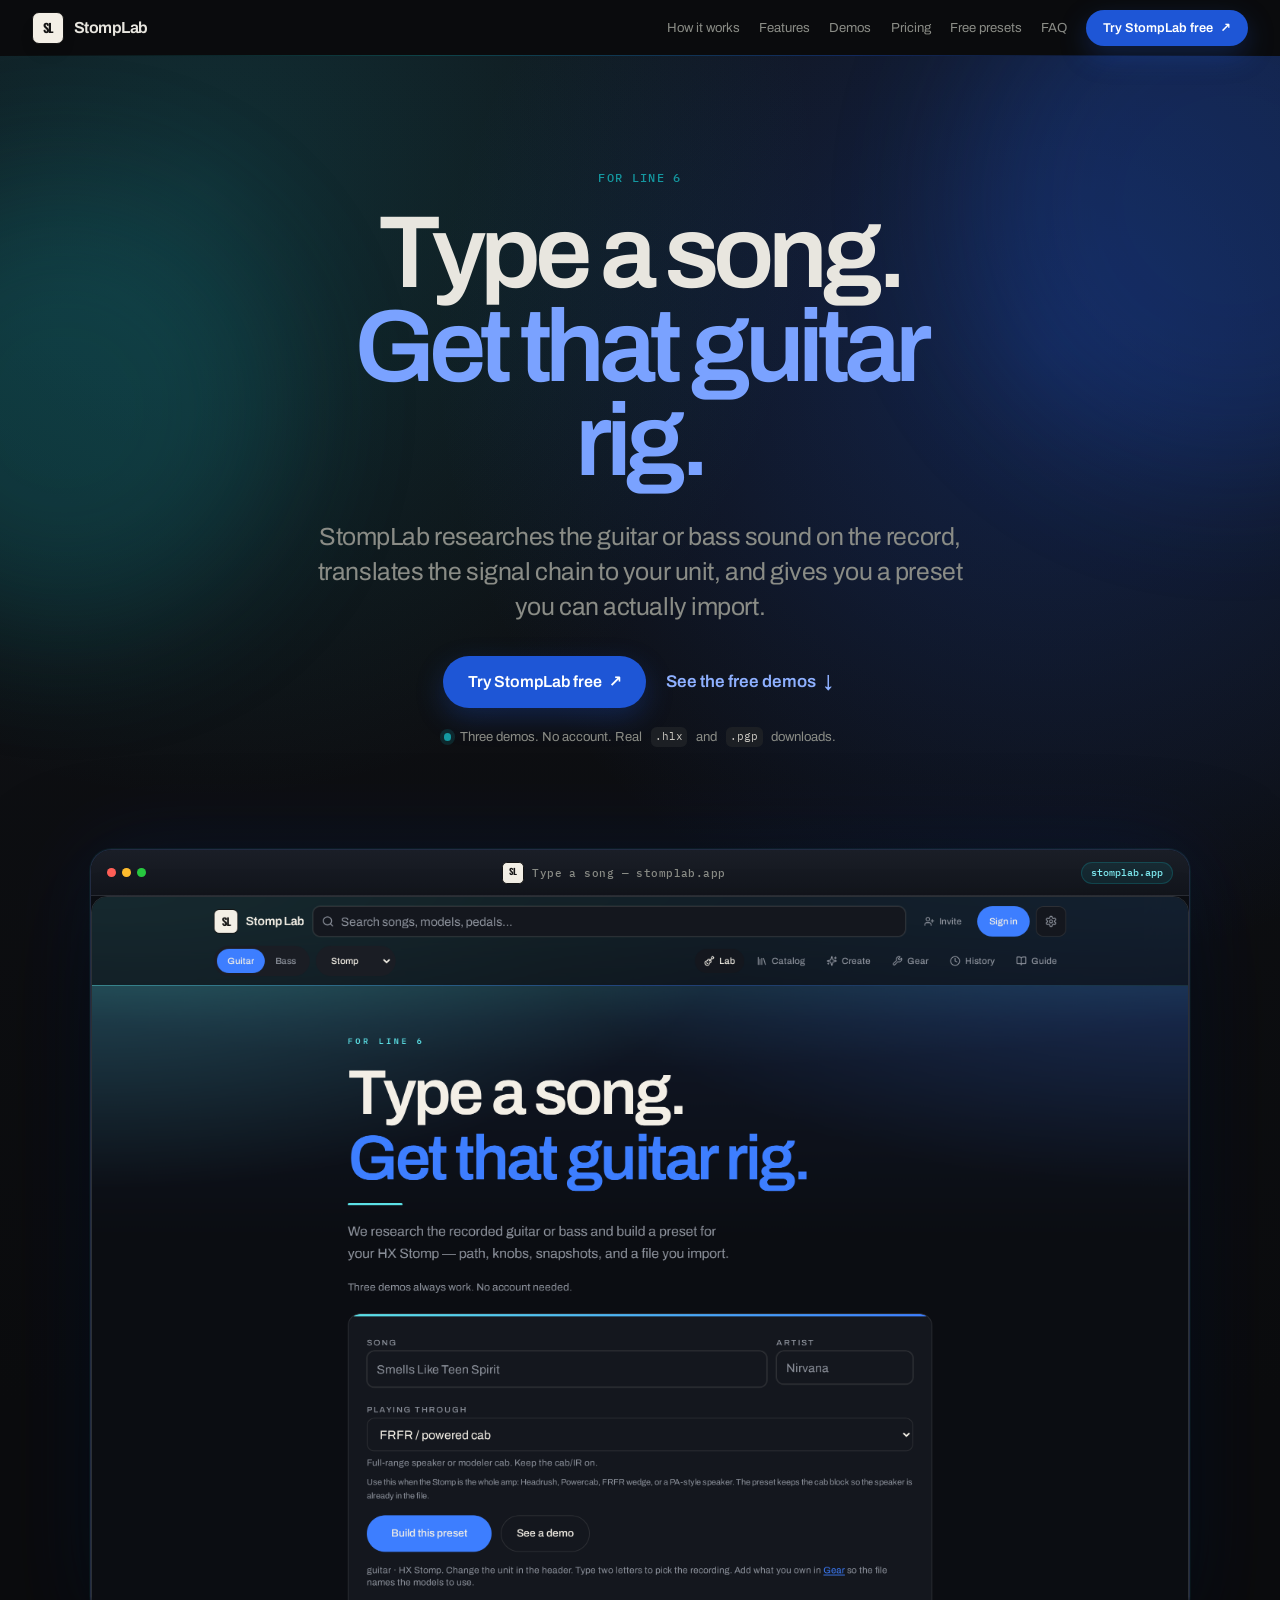
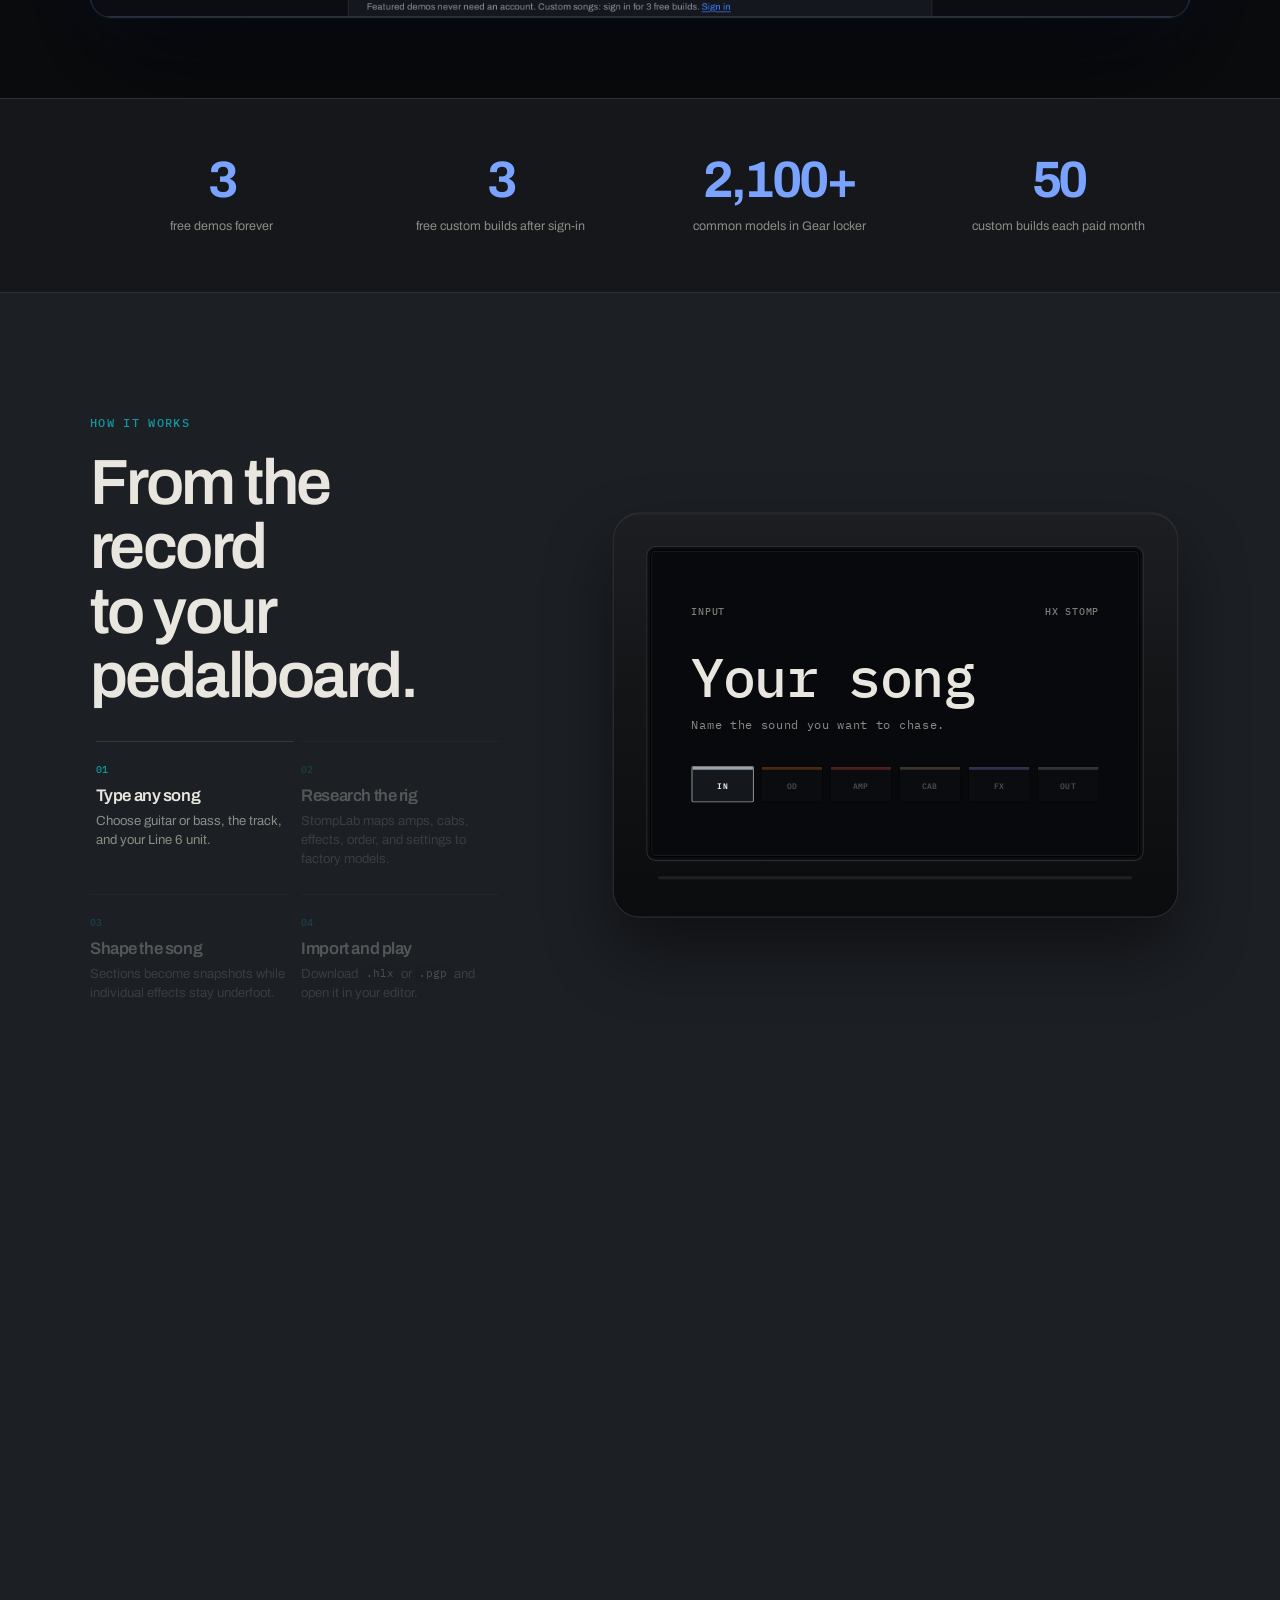
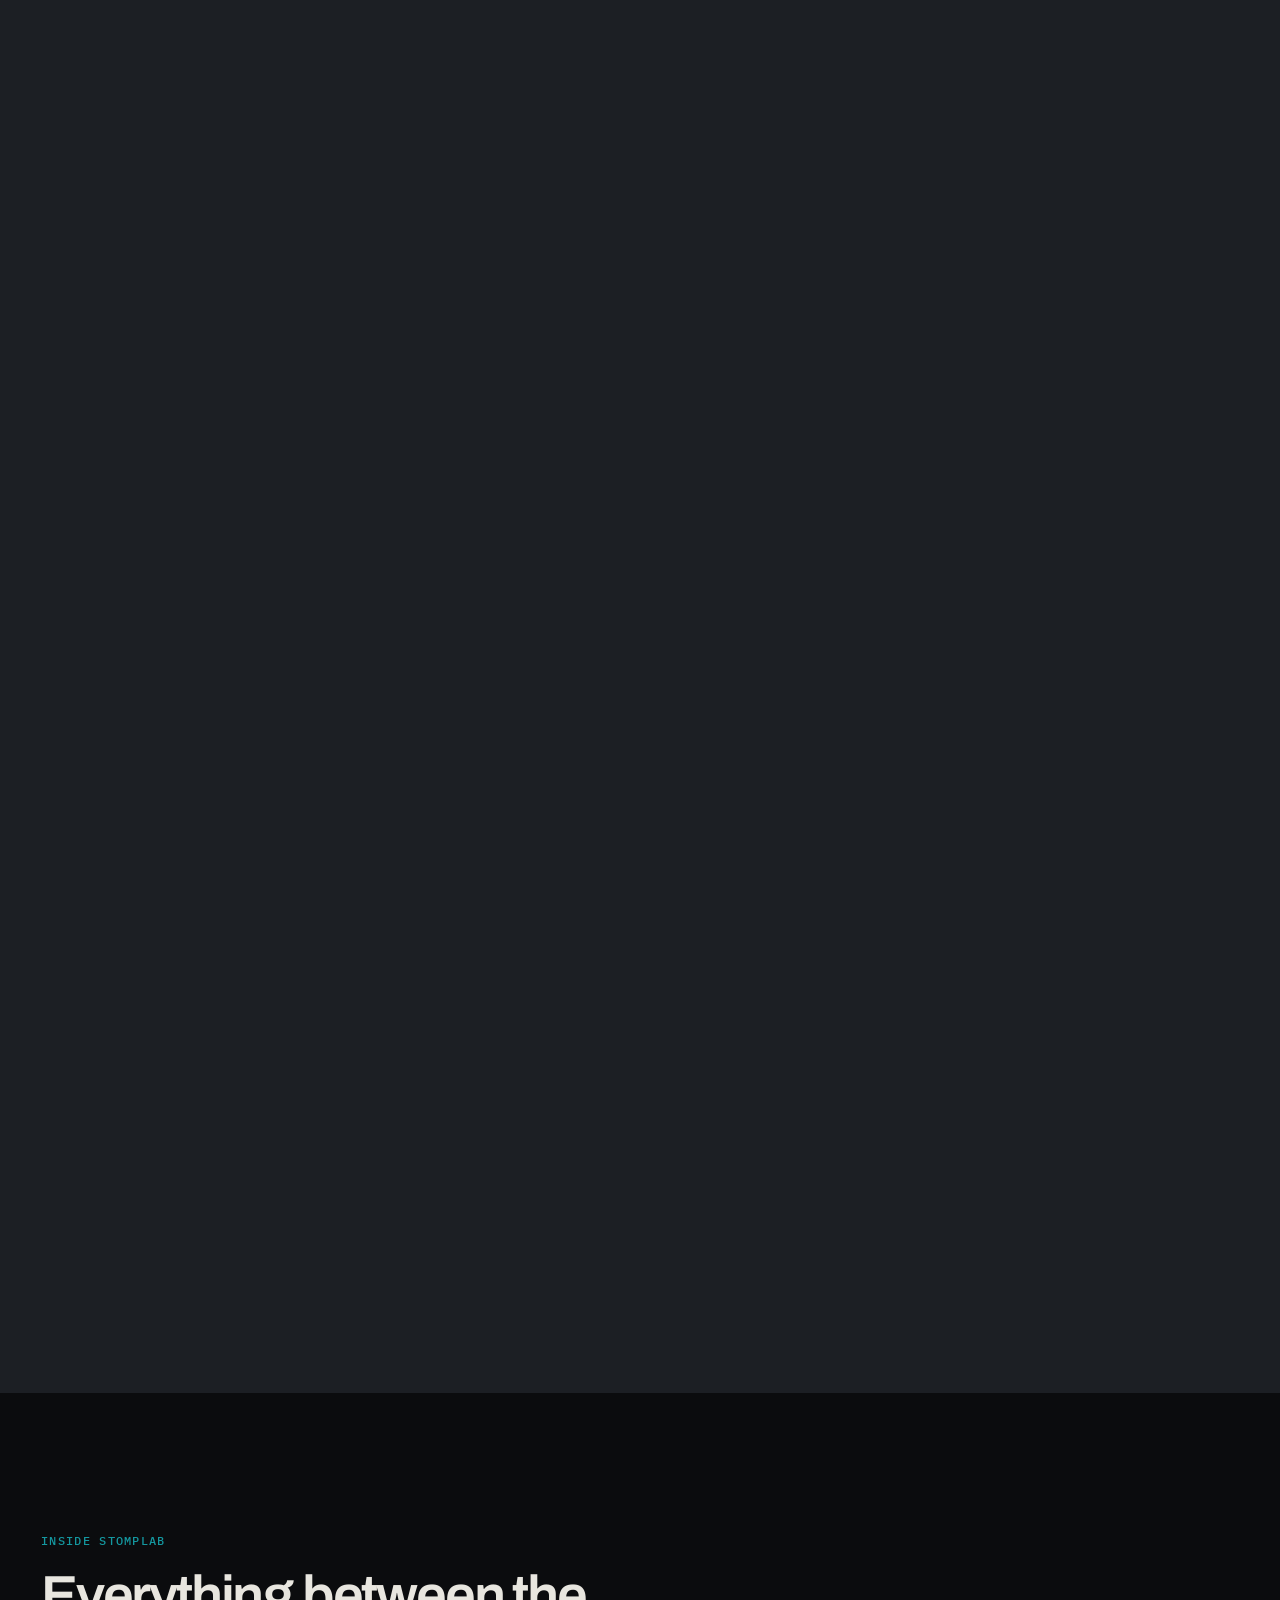
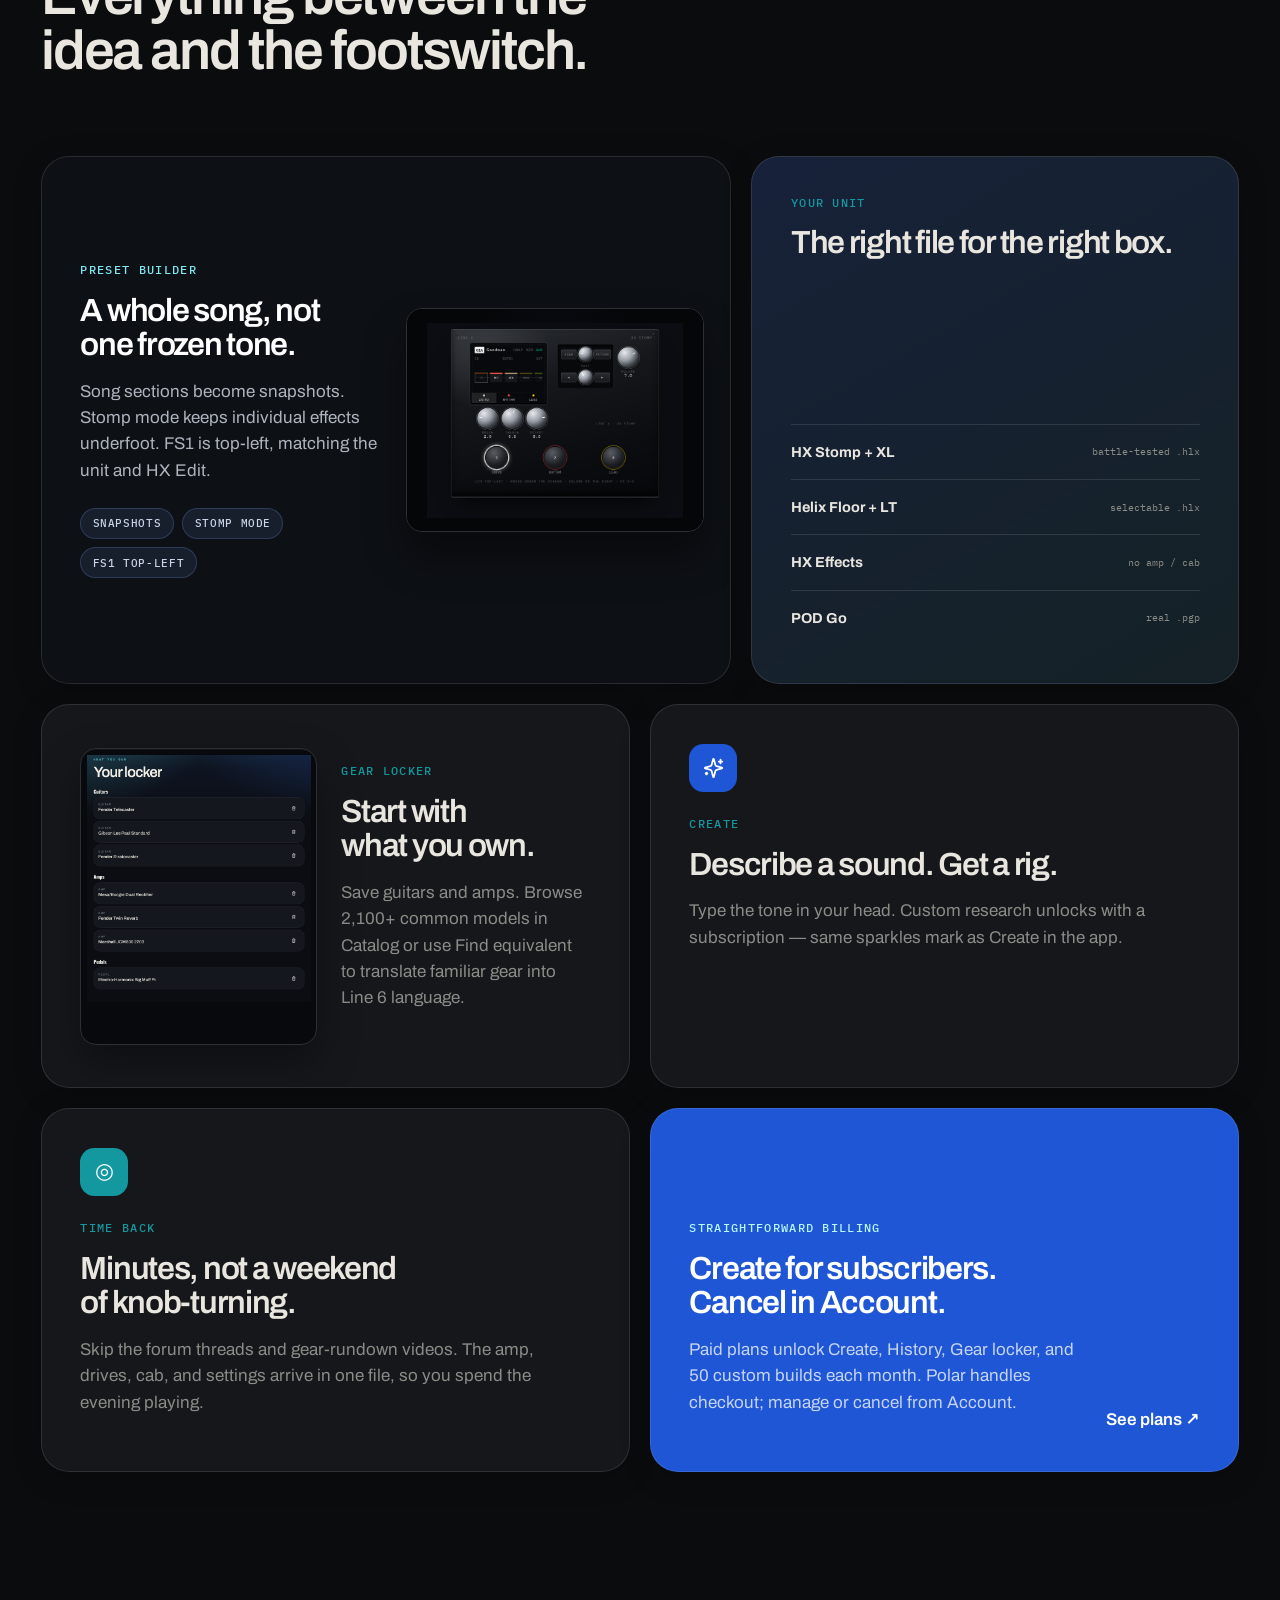
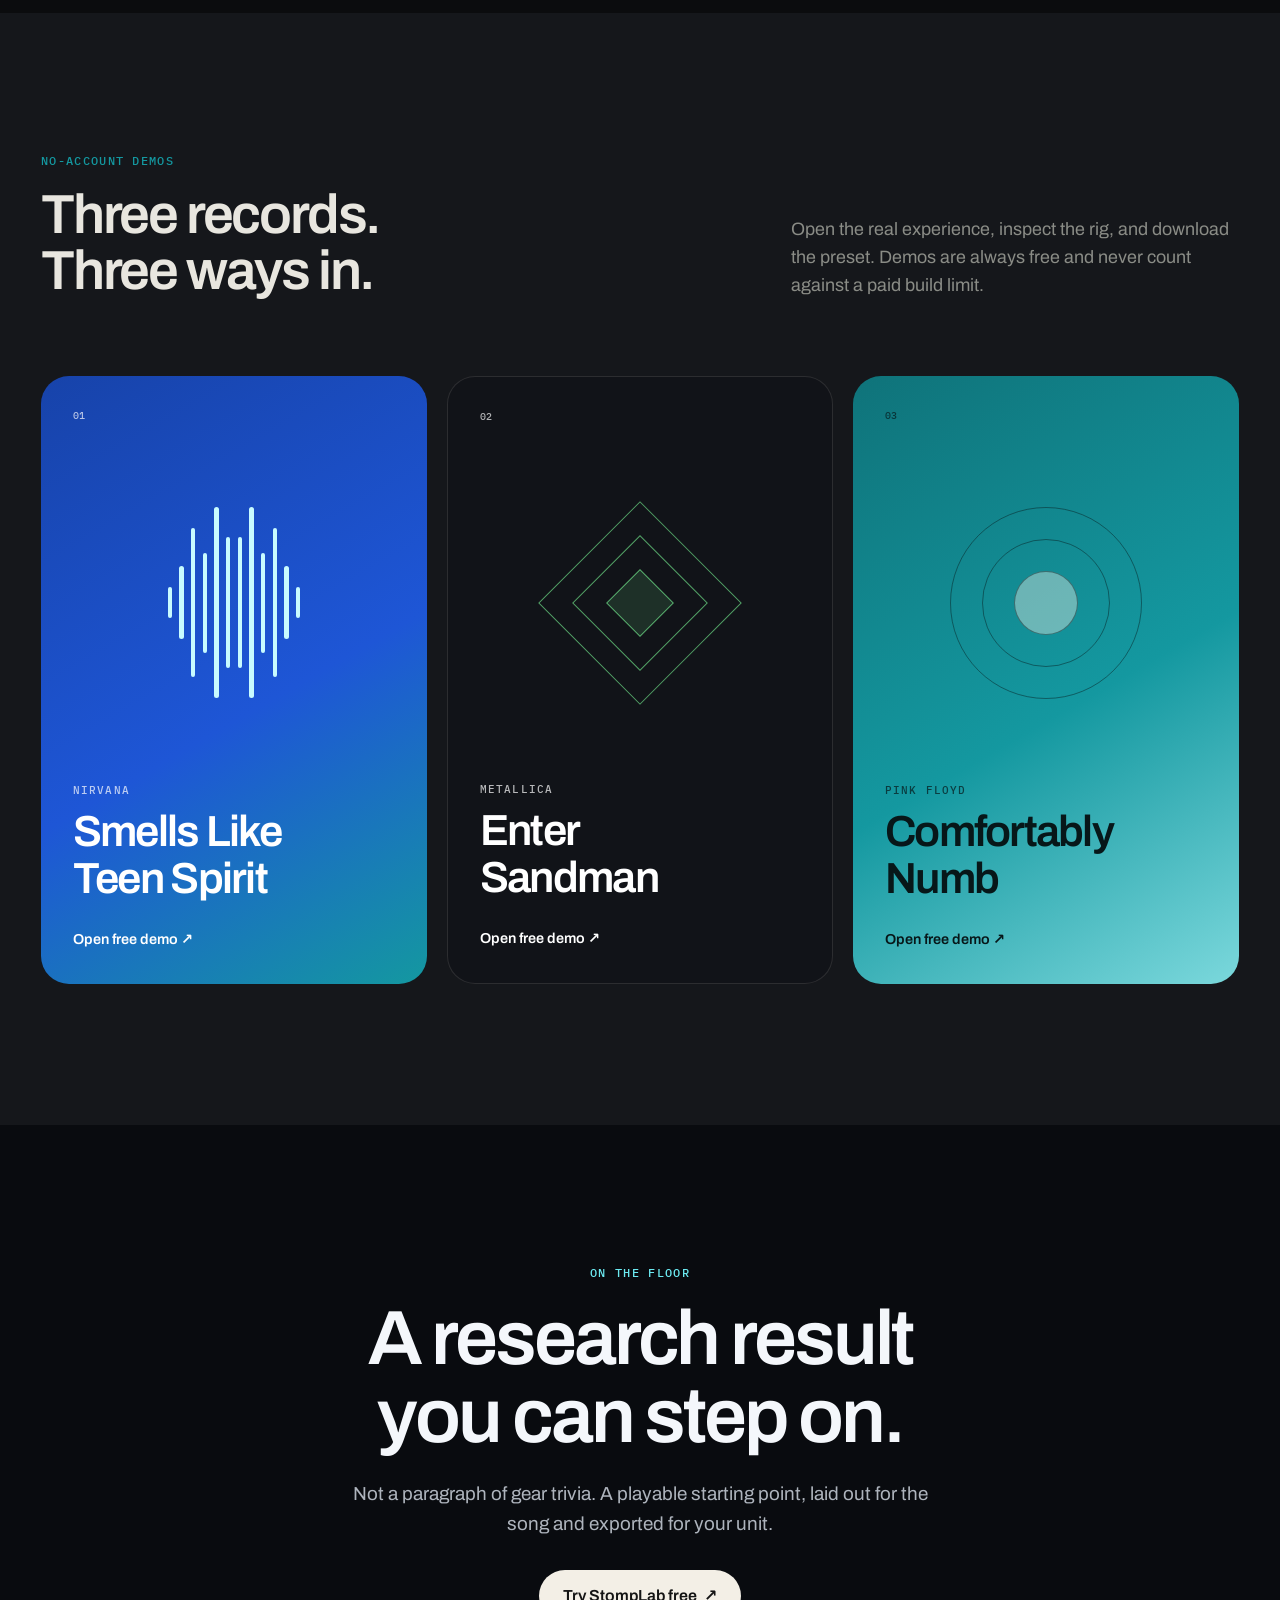
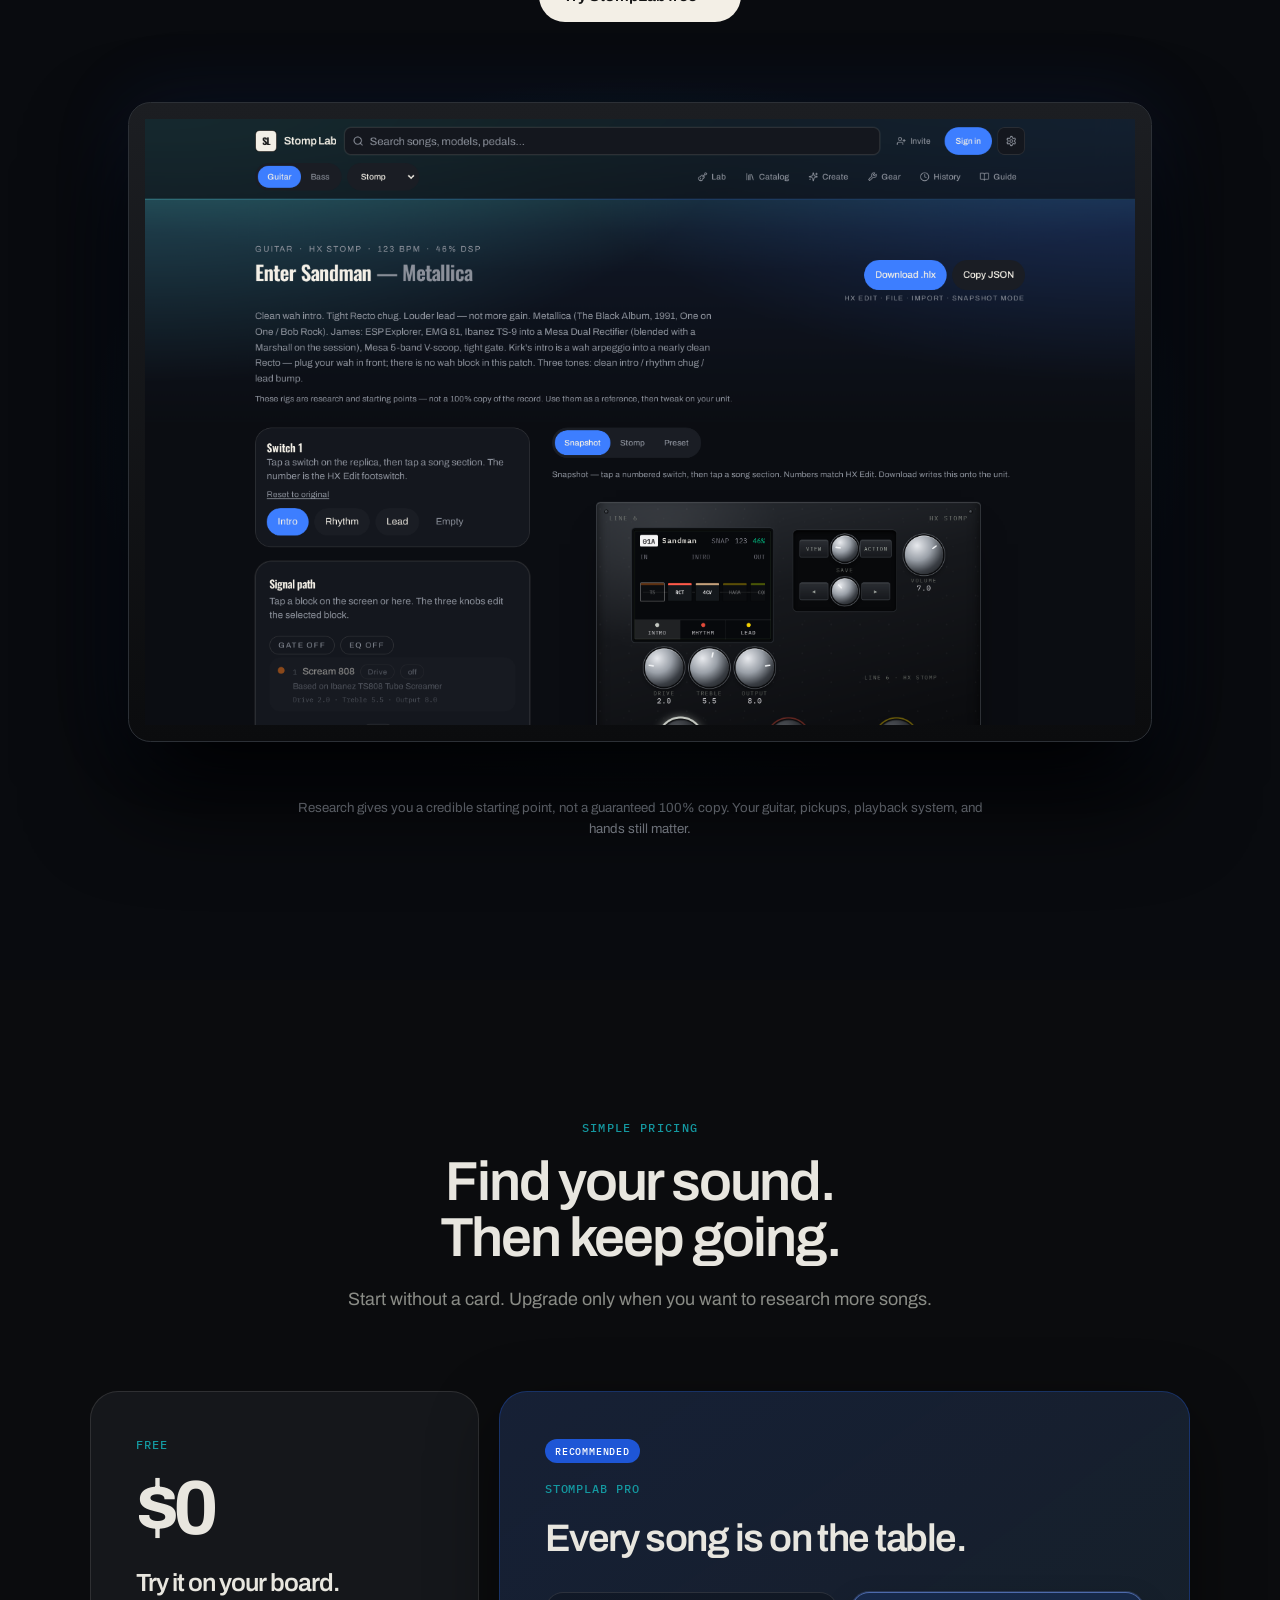
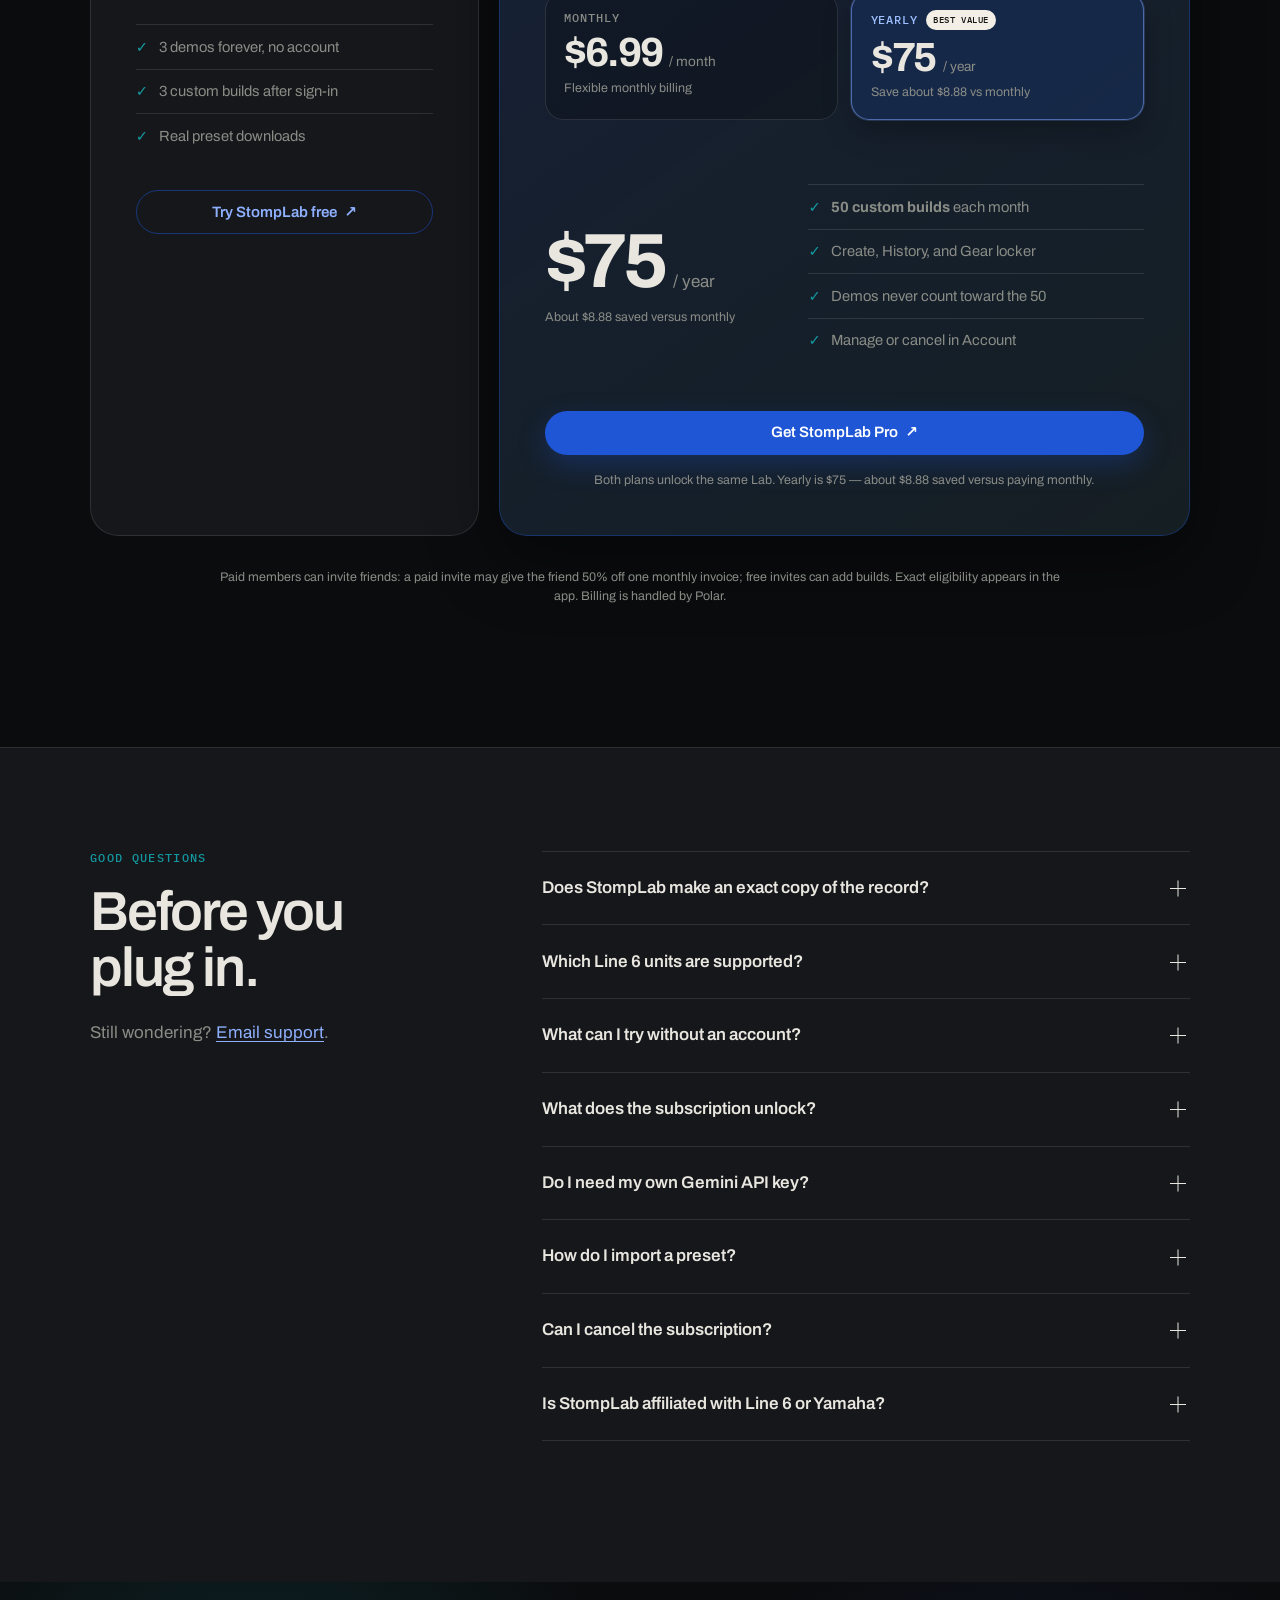
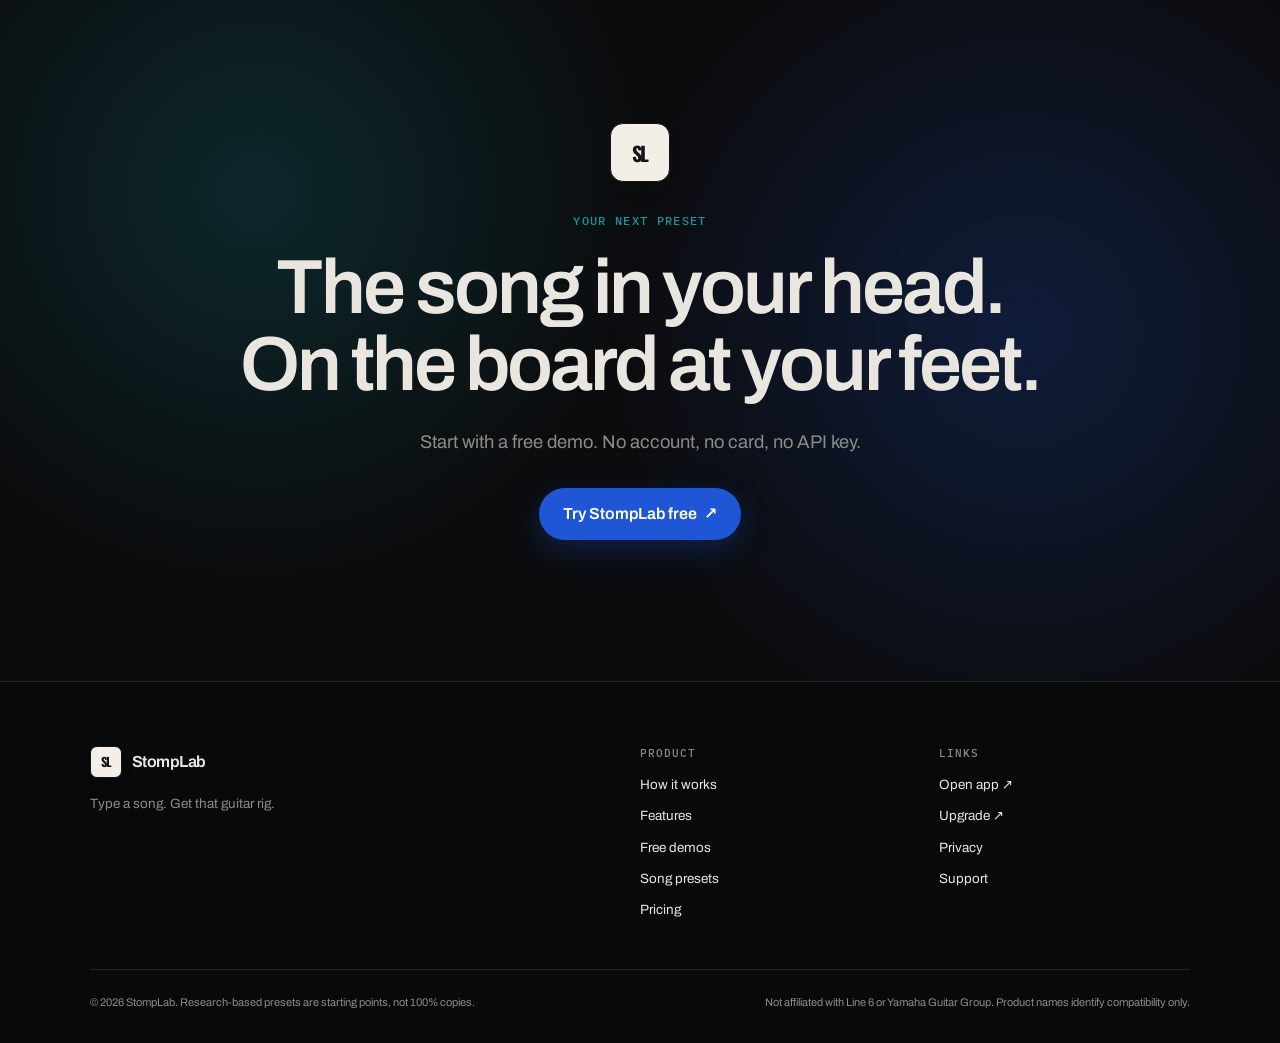
<file: index.html>
<!doctype html>
<html lang="en">
<head>
<meta charset="utf-8"><meta name="viewport" content="width=device-width,initial-scale=1">
<title>StompLab — Type a song. Get that guitar rig.</title>
<meta name="description" content="Research the recorded guitar or bass rig behind any song, then get a downloadable preset for your Line 6 unit. Three free demos, no account required.">
<meta name="theme-color" content="#0b0c0e"><meta name="color-scheme" content="dark">
<link rel="icon" href="favicon.svg" type="image/svg+xml">
<link rel="apple-touch-icon" href="assets/apple-touch-icon.png">
<link rel="canonical" href="https://stomplab-site.vercel.app/">
<meta property="og:type" content="website"><meta property="og:site_name" content="StompLab"><meta property="og:title" content="Type a song. Get that guitar rig."><meta property="og:description" content="Research the record. Download a Line 6 preset. Three free demos, no account required."><meta property="og:url" content="https://stomplab-site.vercel.app/"><meta property="og:image" content="https://stomplab-site.vercel.app/assets/shot-home-chrome.png">
<meta name="twitter:card" content="summary_large_image"><meta name="twitter:image" content="https://stomplab-site.vercel.app/assets/shot-home-chrome.png"><meta name="twitter:title" content="StompLab — Type a song. Get that guitar rig."><meta name="twitter:description" content="Research the record. Download a Line 6 preset. Three free demos.">
<link rel="preconnect" href="https://fonts.googleapis.com"><link rel="preconnect" href="https://fonts.gstatic.com" crossorigin><link href="https://fonts.googleapis.com/css2?family=Archivo:wdth,wght@100,400..800&family=IBM+Plex+Mono:wght@400;500&family=Oswald:wght@500;600;700&display=swap" rel="stylesheet"><link rel="stylesheet" href="styles.css">
<script type="application/ld+json">{"@context":"https://schema.org","@type":"SoftwareApplication","name":"StompLab","applicationCategory":"MultimediaApplication","operatingSystem":"Web","url":"https://stomplab.app","description":"Research a recorded guitar or bass rig and build a downloadable preset for a supported Line 6 unit.","offers":[{"@type":"Offer","name":"Free","price":"0","priceCurrency":"USD"},{"@type":"Offer","name":"Monthly","price":"6.99","priceCurrency":"USD"},{"@type":"Offer","name":"Yearly","price":"75","priceCurrency":"USD"}]}</script>
</head>
<body id="top">
<a class="skip-link" href="#main">Skip to content</a>
<header class="site-header" id="site-header"><div class="nav-shell">
<a class="brand" href="#top" aria-label="StompLab home"><span class="sl-sticker" aria-hidden="true">SL</span><span class="brand-name">StompLab</span></a>
<button class="nav-toggle" type="button" aria-expanded="false" aria-controls="site-nav" aria-label="Open navigation"><span></span><span></span></button>
<nav class="site-nav" id="site-nav" aria-label="Primary navigation"><a href="#how">How it works</a><a href="#features">Features</a><a href="#demos">Demos</a><a href="#pricing">Pricing</a><a href="/presets">Free presets</a><a href="#faq">FAQ</a><a class="button button-small button-primary" href="https://stomplab.app/?utm_source=site&amp;utm_medium=landing&amp;utm_content=cta1">Try StompLab free <span aria-hidden="true">↗</span></a></nav>
</div></header>
<main id="main">
<section class="hero sl-hero-wash" aria-labelledby="hero-title"><div class="hero-orb orb-one" aria-hidden="true"></div><div class="hero-orb orb-two" aria-hidden="true"></div><div class="wrap hero-inner">
<p class="kicker reveal">For Line 6</p><h1 id="hero-title" class="reveal">Type a song.<br><span>Get that guitar rig.</span></h1>
<p class="hero-lede reveal">StompLab researches the guitar or bass sound on the record, translates the signal chain to your unit, and gives you a preset you can actually import.</p>
<div class="hero-actions reveal"><a class="button button-primary button-large" href="https://stomplab.app/?utm_source=site&amp;utm_medium=landing&amp;utm_content=cta2">Try StompLab free <span aria-hidden="true">↗</span></a><a class="text-action" href="#demos">See the free demos <span aria-hidden="true">↓</span></a></div>
<p class="microtrust reveal"><span class="status-dot"></span> Three demos. No account. Real <code>.hlx</code> and <code>.pgp</code> downloads.</p>
<div class="hero-stage reveal" aria-label="StompLab product preview">
<div class="browser-chrome">
<div class="chrome-dots" aria-hidden="true"><i></i><i></i><i></i></div>
<div class="chrome-title"><span class="sl-sticker mini-sticker" aria-hidden="true">SL</span><span>Type a song — stomplab.app</span></div>
<div class="chrome-pill" aria-hidden="true">stomplab.app</div>
</div>
<figure class="hero-shot media-frame media-home">
<img src="assets/shot-home-chrome.png" width="1440" height="960" alt="StompLab home — Type a song, Get that guitar rig, song and artist fields on dark Lab UI" loading="eager" decoding="async">
</figure>
</div>
</div></section>

<section class="fact-strip" aria-label="Product facts"><div class="wrap facts reveal"><div><strong>3</strong><span>free demos forever</span></div><div><strong>3</strong><span>free custom builds after sign-in</span></div><div><strong>2,100+</strong><span>common models in Gear locker</span></div><div><strong>50</strong><span>custom builds each paid month</span></div></div></section>

<section class="chain-story" id="how" aria-labelledby="how-title"><div class="chain-sticky"><div class="wrap chain-layout">
<div class="chain-copy"><p class="kicker">How it works</p><h2 id="how-title">From the record<br>to your pedalboard.</h2><div class="chain-steps">
<article class="chain-step is-active" data-step="0"><span>01</span><h3>Type any song</h3><p>Choose guitar or bass, the track, and your Line 6 unit.</p></article>
<article class="chain-step" data-step="1"><span>02</span><h3>Research the rig</h3><p>StompLab maps amps, cabs, effects, order, and settings to factory models.</p></article>
<article class="chain-step" data-step="2"><span>03</span><h3>Shape the song</h3><p>Sections become snapshots while individual effects stay underfoot.</p></article>
<article class="chain-step" data-step="3"><span>04</span><h3>Import and play</h3><p>Download <code>.hlx</code> or <code>.pgp</code> and open it in your editor.</p></article>
</div></div>
<div class="chain-frame" aria-label="Signal chain transformation"><div class="chain-screen"><div class="chain-screen-top"><span id="chain-label">INPUT</span><span>HX STOMP</span></div><strong id="chain-title">Your song</strong><p id="chain-subtitle">Name the sound you want to chase.</p><div class="chain-blocks" aria-hidden="true"><span class="lcd-chip active" style="--chip:#9aa3ad"><i></i><b>IN</b></span><span class="lcd-chip" style="--chip:#ff7a18"><i></i><b>OD</b></span><span class="lcd-chip" style="--chip:#ff5a4a"><i></i><b>AMP</b></span><span class="lcd-chip" style="--chip:#c4a07a"><i></i><b>CAB</b></span><span class="lcd-chip" style="--chip:#b48cff"><i></i><b>FX</b></span><span class="lcd-chip" style="--chip:#9aa3ad"><i></i><b>OUT</b></span></div></div><div class="chain-progress"><i></i></div></div>
</div></div></section>

<section class="features-section" id="features" aria-labelledby="features-title"><div class="wide-wrap"><div class="section-intro reveal"><p class="kicker">Inside StompLab</p><h2 id="features-title">Everything between the idea and the footswitch.</h2></div>
<div class="bento-grid">
<article class="bento-card bento-stage reveal"><div class="bento-copy"><p class="card-kicker">Preset builder</p><h3>A whole song, not one frozen tone.</h3><p>Song sections become snapshots. Stomp mode keeps individual effects underfoot. FS1 is top-left, matching the unit and HX Edit.</p><ul class="feature-pills" aria-label="Preset modes"><li>Snapshots</li><li>Stomp mode</li><li>FS1 top-left</li></ul></div><figure class="mini-device media-frame media-device"><img src="assets/shot-device.png" width="688" height="525" alt="Live HX Stomp replica — Sandman snapshots on footswitches" loading="lazy" decoding="async"></figure></article>
<article class="bento-card bento-units reveal">
<p class="card-kicker">Your unit</p>
<h3>The right file for the right box.</h3>
<div class="unit-list"><span><b>HX Stomp + XL</b><em>battle-tested .hlx</em></span><span><b>Helix Floor + LT</b><em>selectable .hlx</em></span><span><b>HX Effects</b><em>no amp / cab</em></span><span><b>POD Go</b><em>real .pgp</em></span></div>
</article>
<article class="bento-card bento-gear reveal"><figure class="gear-shot media-frame media-ui"><img src="assets/shot-gear.png" width="1632" height="1800" alt="StompLab Gear locker — saved guitars, amps, and pedals in Your locker on dark Lab UI" loading="lazy" decoding="async"></figure><div><p class="card-kicker">Gear locker</p><h3>Start with what you own.</h3><p>Save guitars and amps. Browse 2,100+ common models in Catalog or use Find equivalent to translate familiar gear into Line 6 language.</p></div></article>
<article class="bento-card bento-create reveal">
<div class="icon-box" aria-hidden="true"><img src="assets/sparkles.svg" alt="" width="22" height="22"></div>
<p class="card-kicker">Create</p>
<h3>Describe a sound. Get a rig.</h3>
<p>Type the tone in your head. Custom research unlocks with a subscription — same sparkles mark as Create in the app.</p>
</article>
<article class="bento-card bento-simple bento-gateway reveal">
<div class="icon-box icon-gateway" aria-hidden="true">◎</div>
<p class="card-kicker">Time back</p>
<h3>Minutes, not a weekend of knob-turning.</h3>
<p>Skip the forum threads and gear-rundown videos. The amp, drives, cab, and settings arrive in one file, so you spend the evening playing.</p>
</article>
<article class="bento-card bento-wide reveal">
<div><p class="card-kicker">Straightforward billing</p><h3>Create for subscribers. Cancel in Account.</h3><p>Paid plans unlock Create, History, Gear locker, and 50 custom builds each month. Polar handles checkout; manage or cancel from Account.</p></div>
<a class="text-link" href="https://stomplab.app/upgrade?utm_source=site&amp;utm_medium=landing&amp;utm_content=cta3">See plans <span aria-hidden="true">↗</span></a>
</article>
</div></div></section>

<section class="demos-section" id="demos" aria-labelledby="demos-title"><div class="wide-wrap"><div class="section-intro section-intro-row reveal"><div><p class="kicker">No-account demos</p><h2 id="demos-title">Three records.<br>Three ways in.</h2></div><p>Open the real experience, inspect the rig, and download the preset. Demos are always free and never count against a paid build limit.</p></div><div class="demo-gallery">
<a class="demo-tile demo-blue reveal" href="https://stomplab.app/preset/featured-teen-spirit?utm_source=site&amp;utm_medium=landing&amp;utm_content=demo_teen_spirit"><span class="track-number">01</span><div class="waveform" aria-hidden="true"><i></i><i></i><i></i><i></i><i></i><i></i><i></i><i></i><i></i><i></i><i></i><i></i></div><div><p>Nirvana</p><h3>Smells Like<br>Teen Spirit</h3><span class="open-demo">Open free demo ↗</span></div></a>
<a class="demo-tile demo-ink reveal" href="https://stomplab.app/preset/featured-sandman?utm_source=site&amp;utm_medium=landing&amp;utm_content=demo_sandman"><span class="track-number">02</span><div class="sandman-art" aria-hidden="true"><span></span><span></span><span></span></div><div><p>Metallica</p><h3>Enter<br>Sandman</h3><span class="open-demo">Open free demo ↗</span></div></a>
<a class="demo-tile demo-cyan reveal" href="https://stomplab.app/preset/featured-numb?utm_source=site&amp;utm_medium=landing&amp;utm_content=demo_numb"><span class="track-number">03</span><div class="rings" aria-hidden="true"><i></i><i></i><i></i></div><div><p>Pink Floyd</p><h3>Comfortably<br>Numb</h3><span class="open-demo">Open free demo ↗</span></div></a>
</div></div></section>

<section class="cinema-stage" aria-labelledby="stage-title"><div class="stage-glow" aria-hidden="true"></div><div class="wrap stage-inner"><div class="stage-copy reveal"><p class="kicker kicker-light">On the floor</p><h2 id="stage-title">A research result<br>you can step on.</h2><p>Not a paragraph of gear trivia. A playable starting point, laid out for the song and exported for your unit.</p><a class="button button-light button-large" href="https://stomplab.app/?utm_source=site&amp;utm_medium=landing&amp;utm_content=cta4">Try StompLab free <span aria-hidden="true">↗</span></a></div>
<figure class="floor-device media-frame media-cinema reveal">
<img src="assets/shot-preset.png" width="1440" height="960" alt="StompLab preset workspace — Enter Sandman on the live HX Stomp replica with snapshots and Download .hlx" loading="lazy" decoding="async">
</figure>
<p class="stage-note reveal">Research gives you a credible starting point, not a guaranteed 100% copy. Your guitar, pickups, playback system, and hands still matter.</p></div></section>

<section class="pricing-section" id="pricing" aria-labelledby="pricing-title"><div class="wrap"><div class="section-intro centered reveal"><p class="kicker">Simple pricing</p><h2 id="pricing-title">Find your sound.<br>Then keep going.</h2><p>Start without a card. Upgrade only when you want to research more songs.</p></div>
<div class="pricing-shell"><article class="free-summary reveal"><p class="plan-name">Free</p><p class="price"><strong>$0</strong></p><h3>Try it on your board.</h3><ul><li>3 demos forever, no account</li><li>3 custom builds after sign-in</li><li>Real preset downloads</li></ul><a class="button button-outline button-block" href="https://stomplab.app/?utm_source=site&amp;utm_medium=landing&amp;utm_content=cta5">Try StompLab free <span>↗</span></a></article>
<article class="pro-card reveal"><div class="pro-heading"><div><span class="best-value">Recommended</span><p class="plan-name">StompLab Pro</p><h3>Every song is on the table.</h3></div></div>
<div class="billing-options" role="radiogroup" aria-label="Billing period">
<button class="billing-option" data-price="monthly" type="button" aria-checked="false">
<span class="billing-option-label">Monthly</span>
<span class="billing-option-price"><strong>$6.99</strong><span>/ month</span></span>
<span class="billing-option-note">Flexible monthly billing</span>
</button>
<button class="billing-option is-active" data-price="yearly" type="button" aria-checked="true">
<span class="billing-option-label">Yearly <em>Best value</em></span>
<span class="billing-option-price"><strong>$75</strong><span>/ year</span></span>
<span class="billing-option-note">Save about $8.88 vs monthly</span>
</button>
</div>
<div class="pro-body"><div class="pro-price"><p class="price"><strong id="price-value">$75</strong><span id="price-period">/ year</span></p><p id="price-note">About $8.88 saved versus monthly</p></div><ul><li><strong>50 custom builds</strong> each month</li><li>Create, History, and Gear locker</li><li>Demos never count toward the 50</li><li>Manage or cancel in Account</li></ul></div><a class="button button-primary button-block" href="https://stomplab.app/upgrade?utm_source=site&amp;utm_medium=landing&amp;utm_content=cta6">Get StompLab Pro <span>↗</span></a><p class="annual-note">Both plans unlock the same Lab. Yearly is $75 — about $8.88 saved versus paying monthly.</p></article></div>
<p class="pricing-note reveal">Paid members can invite friends: a paid invite may give the friend 50% off one monthly invoice; free invites can add builds. Exact eligibility appears in the app. Billing is handled by Polar.</p></div></section>

<section class="faq-section" id="faq" aria-labelledby="faq-title"><div class="wrap faq-layout"><div class="faq-heading reveal"><p class="kicker">Good questions</p><h2 id="faq-title">Before you plug in.</h2><p>Still wondering? <a href="mailto:stomplab1@gmail.com">Email support</a>.</p></div><div class="faq-list reveal">
<details><summary>Does StompLab make an exact copy of the record?<span></span></summary><p>No. It creates research-based starting points, not guaranteed 100% copies. Your guitar, pickups, monitoring, room, and playing all change the result. Treat the preset as a strong first draft and adjust it on your rig.</p></details>
<details><summary>Which Line 6 units are supported?<span></span></summary><p>HX Stomp and HX Stomp XL are battle-tested with <code>.hlx</code> files. Helix Floor, Helix LT, and HX Effects are selectable. HX Effects omits amp and cab blocks. POD Go exports a real <code>.pgp</code> file.</p></details>
<details><summary>What can I try without an account?<span></span></summary><p>Smells Like Teen Spirit, Enter Sandman, and Comfortably Numb are always free. Open and download them without an account. Sign in for three free custom builds.</p></details>
<details><summary>What does the subscription unlock?<span></span></summary><p>Subscribers can research any song and use Create, History, and Gear locker. Both paid plans include 50 custom builds each month. Demo presets never count toward that limit.</p></details>
<details><summary>Do I need my own Gemini API key?<span></span></summary><p>No. Research runs through the StompLab product gateway. Visitors are never asked to paste in a Gemini key.</p></details>
<details><summary>How do I import a preset?<span></span></summary><p>Download the file and import it in HX Edit or POD Go Edit. For HX hardware, use Snapshot mode for song sections or Stomp mode for effect bypass controls.</p></details>
<details><summary>Can I cancel the subscription?<span></span></summary><p>Yes. Open Account in StompLab and choose Manage subscription. Polar is the merchant of record and handles checkout and billing management.</p></details>
<details><summary>Is StompLab affiliated with Line 6 or Yamaha?<span></span></summary><p>No. StompLab is independent and is not affiliated with, endorsed by, or sponsored by Line 6 or Yamaha Guitar Group.</p></details>
</div></div></section>

<section class="final-band" aria-labelledby="final-title"><div class="final-wash" aria-hidden="true"></div><div class="wrap final-content reveal"><span class="sl-sticker final-sticker" aria-hidden="true">SL</span><p class="kicker">Your next preset</p><h2 id="final-title">The song in your head.<br>On the board at your feet.</h2><p>Start with a free demo. No account, no card, no API key.</p><a class="button button-primary button-large" href="https://stomplab.app/?utm_source=site&amp;utm_medium=landing&amp;utm_content=cta7">Try StompLab free <span aria-hidden="true">↗</span></a></div></section>
</main>
<footer class="site-footer"><div class="wrap footer-main"><div class="footer-brand"><a class="brand" href="#top"><span class="sl-sticker">SL</span><span class="brand-name">StompLab</span></a><p>Type a song. Get that guitar rig.</p></div><nav aria-label="Product links"><p>Product</p><a href="#how">How it works</a><a href="#features">Features</a><a href="#demos">Free demos</a><a href="/presets">Song presets</a><a href="#pricing">Pricing</a></nav><nav aria-label="Company links"><p>Links</p><a href="https://stomplab.app/?utm_source=site&amp;utm_medium=landing&amp;utm_content=cta8">Open app ↗</a><a href="https://stomplab.app/upgrade?utm_source=site&amp;utm_medium=landing&amp;utm_content=cta9">Upgrade ↗</a><a href="privacy.html">Privacy</a><a href="mailto:stomplab1@gmail.com">Support</a></nav></div><div class="wrap footer-bottom"><p>© 2026 StompLab. Research-based presets are starting points, not 100% copies.</p><p>Not affiliated with Line 6 or Yamaha Guitar Group. Product names identify compatibility only.</p></div></footer>
<div class="mobile-cta"><a class="button button-primary" href="https://stomplab.app/?utm_source=site&amp;utm_medium=landing&amp;utm_content=cta10">Try StompLab free <span aria-hidden="true">↗</span></a></div><script src="main.js" defer></script>
</body></html>
</file>
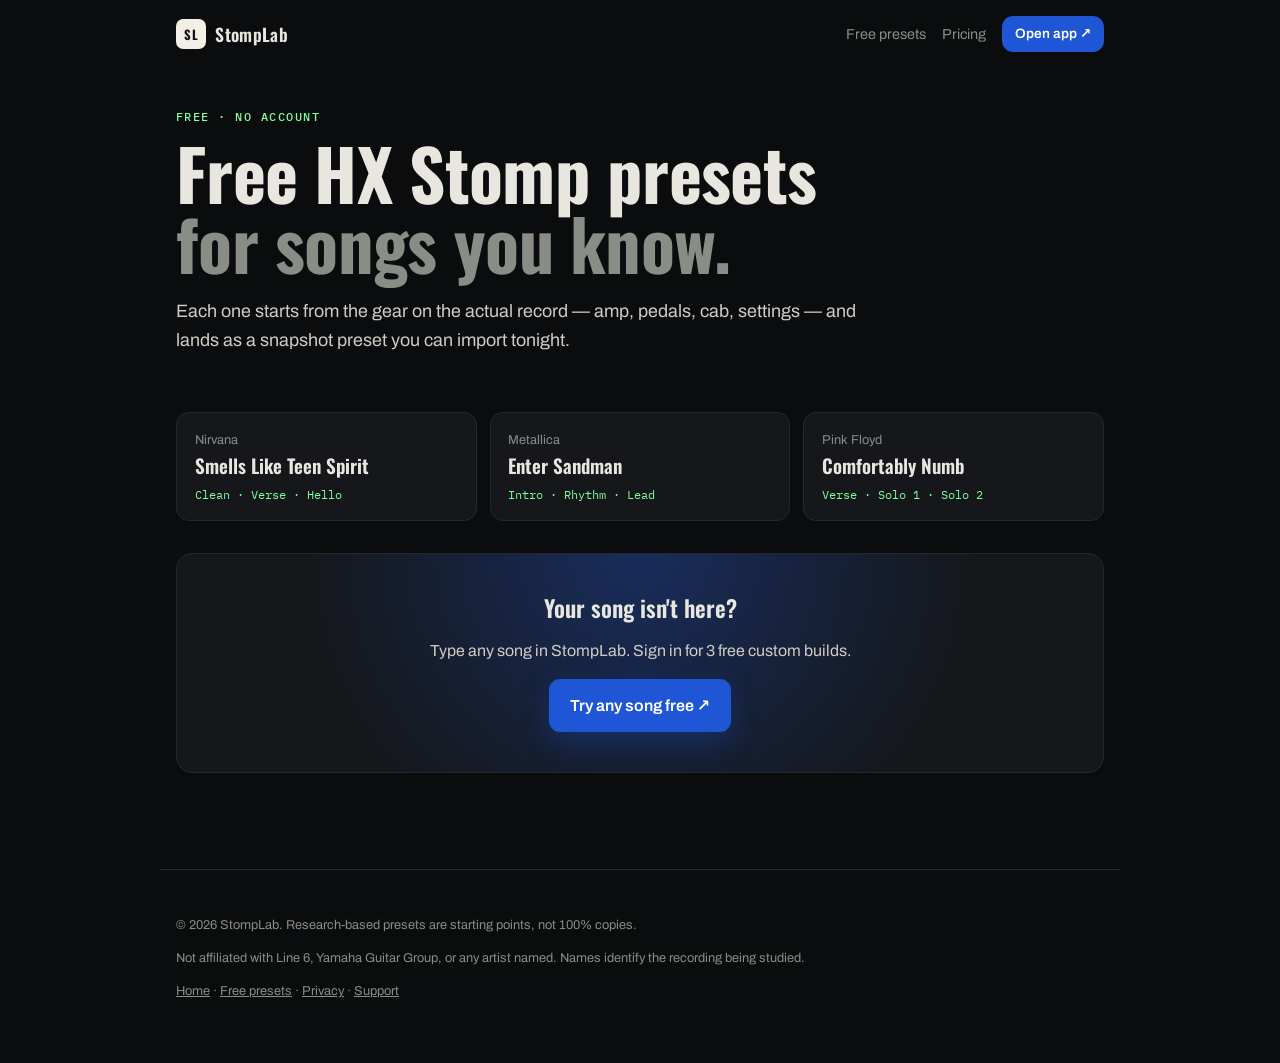
<file: presets/index.html>
<!doctype html>
<html lang="en">
<head>
<meta charset="utf-8"><meta name="viewport" content="width=device-width,initial-scale=1">
<title>Free HX Stomp Presets of Famous Songs — StompLab</title>
<meta name="description" content="Free researched HX Stomp and Helix presets for Smells Like Teen Spirit, Enter Sandman, and Comfortably Numb. Real .hlx downloads, no account.">
<meta name="theme-color" content="#0b0c0e"><meta name="color-scheme" content="dark">
<link rel="icon" href="/favicon.svg" type="image/svg+xml">
<link rel="apple-touch-icon" href="/assets/apple-touch-icon.png">
<link rel="canonical" href="https://stomplab-site.vercel.app/presets">
<meta property="og:type" content="article"><meta property="og:site_name" content="StompLab"><meta property="og:title" content="Free HX Stomp Presets of Famous Songs — StompLab"><meta property="og:description" content="Free researched HX Stomp and Helix presets for Smells Like Teen Spirit, Enter Sandman, and Comfortably Numb. Real .hlx downloads, no account."><meta property="og:url" content="https://stomplab-site.vercel.app/presets"><meta property="og:image" content="https://stomplab-site.vercel.app/assets/shot-preset.png">
<meta name="twitter:card" content="summary_large_image"><meta name="twitter:image" content="https://stomplab-site.vercel.app/assets/shot-preset.png">
<link rel="preconnect" href="https://fonts.googleapis.com"><link rel="preconnect" href="https://fonts.gstatic.com" crossorigin><link href="https://fonts.googleapis.com/css2?family=Archivo:wdth,wght@100,400..800&family=IBM+Plex+Mono:wght@400;500&family=Oswald:wght@500;600;700&display=swap" rel="stylesheet">
<link rel="stylesheet" href="/presets/presets.css">

</head>
<body>
<header class="p-header"><a class="p-brand" href="/"><span class="p-sticker">SL</span>StompLab</a><nav><a href="/presets">Free presets</a><a href="/#pricing">Pricing</a><a class="p-btn p-btn-sm" href="https://stomplab.app/?utm_source=site&utm_medium=song_page&utm_content=nav">Open app ↗</a></nav></header>
<main class="p-main">
<section class="p-hero">
<p class="p-kicker">Free · No account</p>
<h1>Free HX Stomp presets<br><span>for songs you know.</span></h1>
<p class="p-lede">Each one starts from the gear on the actual record — amp, pedals, cab, settings — and lands as a snapshot preset you can import tonight.</p>
</section>
<section class="p-more p-more-lg"><div><a href="/presets/smells-like-teen-spirit-hx-stomp-preset"><small>Nirvana</small><b>Smells Like Teen Spirit</b><em>Clean · Verse · Hello</em></a><a href="/presets/enter-sandman-hx-stomp-preset"><small>Metallica</small><b>Enter Sandman</b><em>Intro · Rhythm · Lead</em></a><a href="/presets/comfortably-numb-hx-stomp-preset"><small>Pink Floyd</small><b>Comfortably Numb</b><em>Verse · Solo 1 · Solo 2</em></a></div></section>
<section class="p-cta">
<h2>Your song isn't here?</h2>
<p>Type any song in StompLab. Sign in for 3 free custom builds.</p>
<a class="p-btn" href="https://stomplab.app/?utm_source=site&utm_medium=song_index&utm_content=cta">Try any song free ↗</a>
</section>
</main>
<footer class="p-footer"><p>© 2026 StompLab. Research-based presets are starting points, not 100% copies.</p><p>Not affiliated with Line 6, Yamaha Guitar Group, or any artist named. Names identify the recording being studied.</p><p><a href="/">Home</a> · <a href="/presets">Free presets</a> · <a href="/privacy">Privacy</a> · <a href="mailto:stomplab1@gmail.com">Support</a></p></footer>
</body></html>
</file>
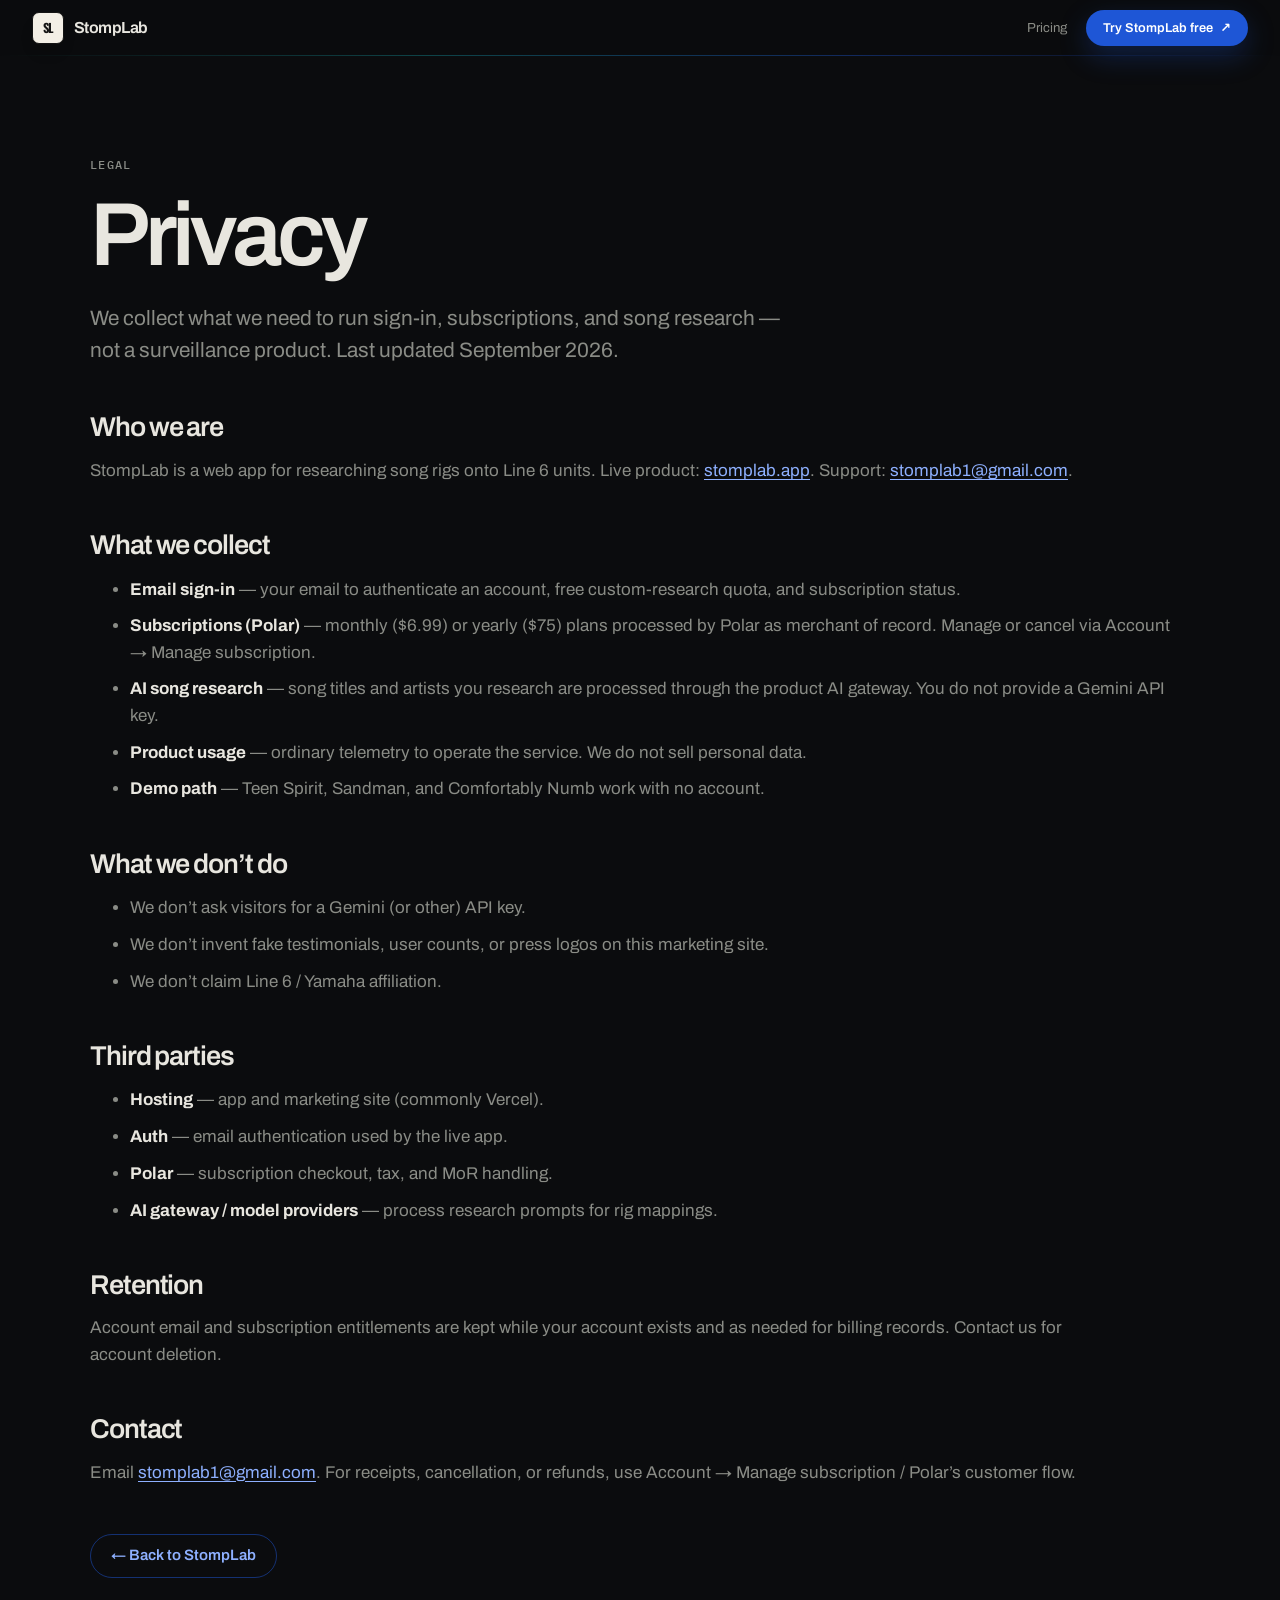
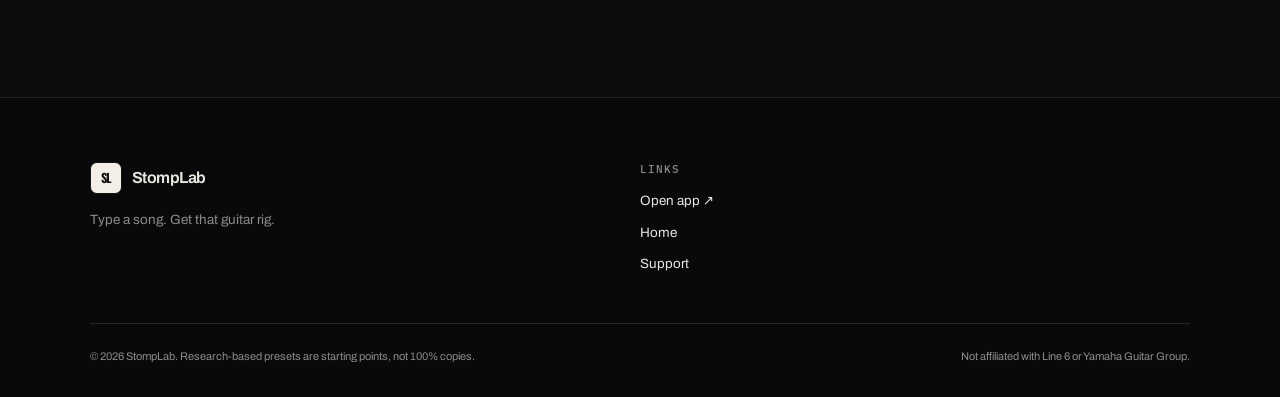
<file: privacy.html>
<!doctype html>
<html lang="en">
<head>
<meta charset="utf-8"><meta name="viewport" content="width=device-width,initial-scale=1">
<title>Privacy — StompLab</title>
<meta name="description" content="How StompLab handles email sign-in, Polar subscriptions, and AI song research.">
<meta name="theme-color" content="#0b0c0e"><meta name="color-scheme" content="dark"><link rel="icon" href="favicon.svg" type="image/svg+xml">
<link rel="canonical" href="https://stomplab-site.vercel.app/privacy">
<link rel="preconnect" href="https://fonts.googleapis.com"><link rel="preconnect" href="https://fonts.gstatic.com" crossorigin>
<link href="https://fonts.googleapis.com/css2?family=Archivo:wdth,wght@100,400..800&family=IBM+Plex+Mono:wght@400;500&family=Oswald:wght@500;600&display=swap" rel="stylesheet">
<link rel="stylesheet" href="styles.css">
</head>
<body id="top">
<a class="skip-link" href="#main">Skip to content</a>
<header class="site-header is-scrolled" id="site-header"><div class="nav-shell">
<a class="brand" href="./" aria-label="StompLab home"><span class="sl-sticker" aria-hidden="true">SL</span><span class="brand-name">StompLab</span></a>
<nav class="site-nav" id="site-nav" aria-label="Primary navigation" style="display:flex"><a href="./#pricing">Pricing</a><a class="button button-small button-primary" href="https://stomplab.app">Try StompLab free <span aria-hidden="true">↗</span></a></nav>
</div></header>
<main id="main" class="legal-page"><div class="wrap">
<p class="kicker">Legal</p>
<h1>Privacy</h1>
<p class="lede">We collect what we need to run sign-in, subscriptions, and song research — not a surveillance product. Last updated September 2026.</p>
<h2>Who we are</h2>
<p>StompLab is a web app for researching song rigs onto Line&nbsp;6 units. Live product: <a href="https://stomplab.app">stomplab.app</a>. Support: <a href="mailto:stomplab1@gmail.com">stomplab1@gmail.com</a>.</p>
<h2>What we collect</h2>
<ul>
<li><strong>Email sign-in</strong> — your email to authenticate an account, free custom-research quota, and subscription status.</li>
<li><strong>Subscriptions (Polar)</strong> — monthly ($6.99) or yearly ($75) plans processed by Polar as merchant of record. Manage or cancel via Account → Manage subscription.</li>
<li><strong>AI song research</strong> — song titles and artists you research are processed through the product AI gateway. You do not provide a Gemini API key.</li>
<li><strong>Product usage</strong> — ordinary telemetry to operate the service. We do not sell personal data.</li>
<li><strong>Demo path</strong> — Teen Spirit, Sandman, and Comfortably Numb work with no account.</li>
</ul>
<h2>What we don’t do</h2>
<ul>
<li>We don’t ask visitors for a Gemini (or other) API key.</li>
<li>We don’t invent fake testimonials, user counts, or press logos on this marketing site.</li>
<li>We don’t claim Line&nbsp;6 / Yamaha affiliation.</li>
</ul>
<h2>Third parties</h2>
<ul>
<li><strong>Hosting</strong> — app and marketing site (commonly Vercel).</li>
<li><strong>Auth</strong> — email authentication used by the live app.</li>
<li><strong>Polar</strong> — subscription checkout, tax, and MoR handling.</li>
<li><strong>AI gateway / model providers</strong> — process research prompts for rig mappings.</li>
</ul>
<h2>Retention</h2>
<p>Account email and subscription entitlements are kept while your account exists and as needed for billing records. Contact us for account deletion.</p>
<h2>Contact</h2>
<p>Email <a href="mailto:stomplab1@gmail.com">stomplab1@gmail.com</a>. For receipts, cancellation, or refunds, use Account → Manage subscription / Polar’s customer flow.</p>
<p style="margin-top:3rem"><a class="button button-outline" href="./">← Back to StompLab</a></p>
</div></main>
<footer class="site-footer"><div class="wrap footer-main"><div class="footer-brand"><a class="brand" href="./"><span class="sl-sticker">SL</span><span class="brand-name">StompLab</span></a><p>Type a song. Get that guitar rig.</p></div><nav aria-label="Links"><p>Links</p><a href="https://stomplab.app">Open app ↗</a><a href="./">Home</a><a href="mailto:stomplab1@gmail.com">Support</a></nav></div><div class="wrap footer-bottom"><p>© 2026 StompLab. Research-based presets are starting points, not 100% copies.</p><p>Not affiliated with Line 6 or Yamaha Guitar Group.</p></div></footer>
<script src="main.js" defer></script>
</body></html>
</file>
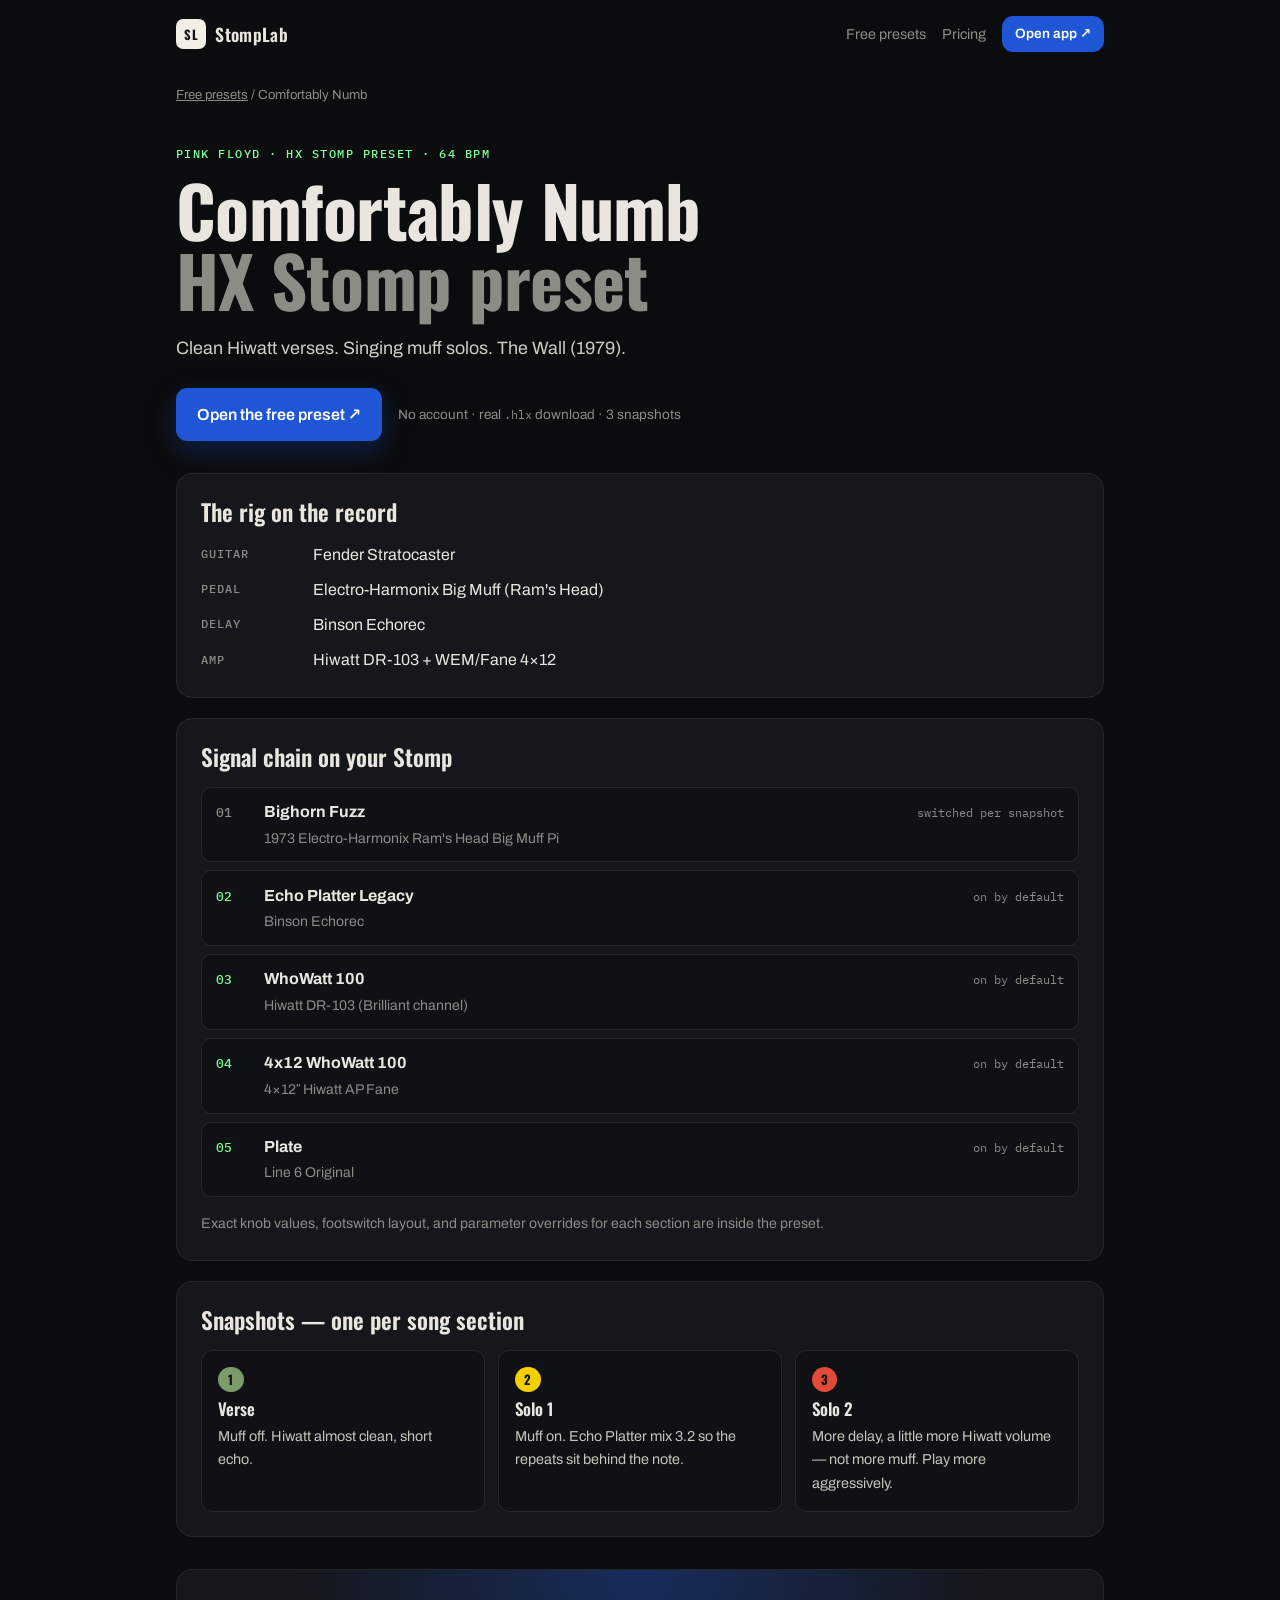
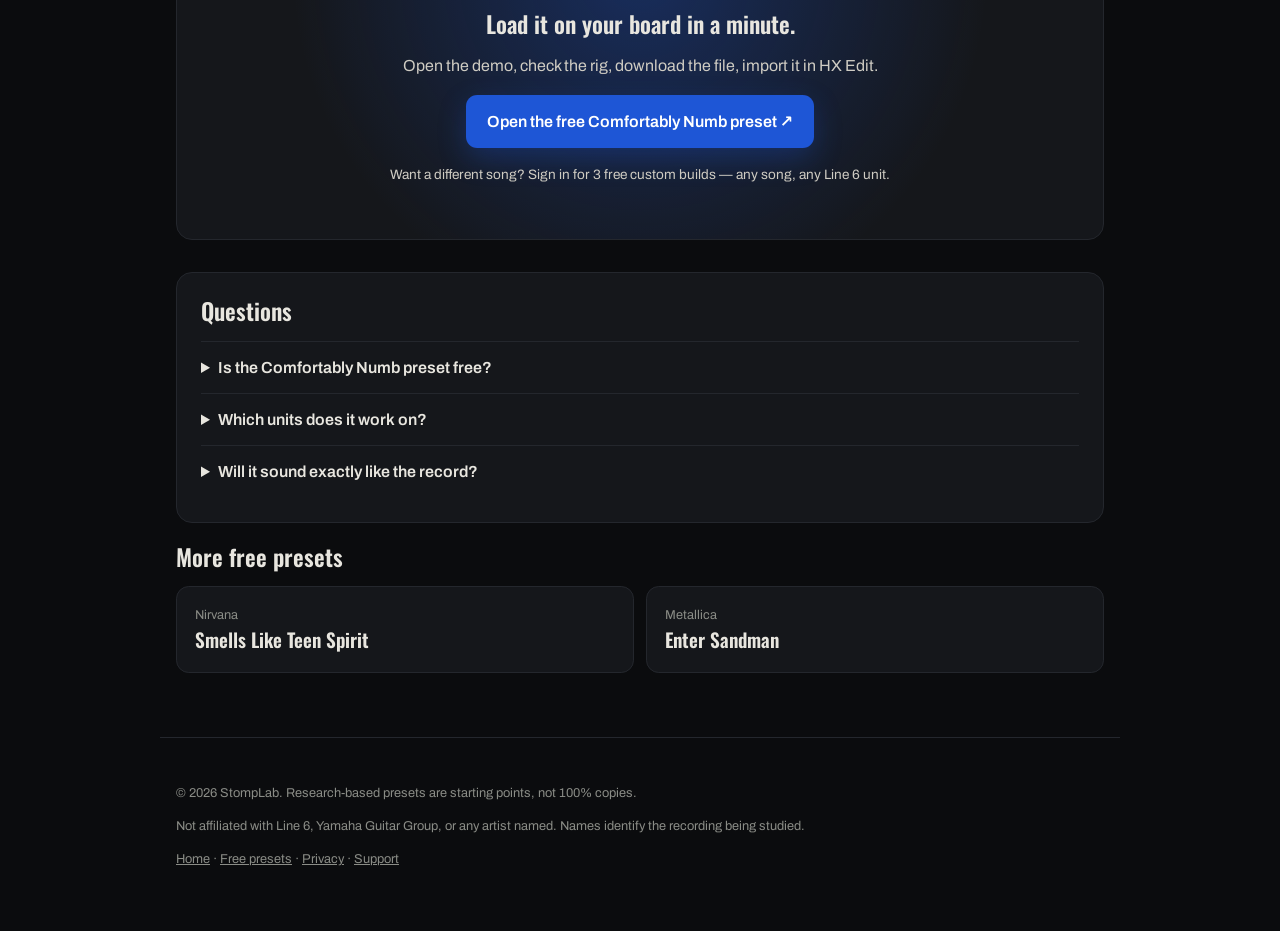
<file: presets/comfortably-numb-hx-stomp-preset.html>
<!doctype html>
<html lang="en">
<head>
<meta charset="utf-8"><meta name="viewport" content="width=device-width,initial-scale=1">
<title>Comfortably Numb HX Stomp Preset — Free .hlx Download | StompLab</title>
<meta name="description" content="Free Comfortably Numb (Pink Floyd) preset for Line 6 HX Stomp, HX Stomp XL and Helix. The recorded rig, the signal chain, and 3 song-section snapshots. No account needed.">
<meta name="theme-color" content="#0b0c0e"><meta name="color-scheme" content="dark">
<link rel="icon" href="/favicon.svg" type="image/svg+xml">
<link rel="apple-touch-icon" href="/assets/apple-touch-icon.png">
<link rel="canonical" href="https://stomplab-site.vercel.app/presets/comfortably-numb-hx-stomp-preset">
<meta property="og:type" content="article"><meta property="og:site_name" content="StompLab"><meta property="og:title" content="Comfortably Numb HX Stomp Preset — Free .hlx Download | StompLab"><meta property="og:description" content="Free Comfortably Numb (Pink Floyd) preset for Line 6 HX Stomp, HX Stomp XL and Helix. The recorded rig, the signal chain, and 3 song-section snapshots. No account needed."><meta property="og:url" content="https://stomplab-site.vercel.app/presets/comfortably-numb-hx-stomp-preset"><meta property="og:image" content="https://stomplab-site.vercel.app/assets/shot-preset.png">
<meta name="twitter:card" content="summary_large_image"><meta name="twitter:image" content="https://stomplab-site.vercel.app/assets/shot-preset.png">
<link rel="preconnect" href="https://fonts.googleapis.com"><link rel="preconnect" href="https://fonts.gstatic.com" crossorigin><link href="https://fonts.googleapis.com/css2?family=Archivo:wdth,wght@100,400..800&family=IBM+Plex+Mono:wght@400;500&family=Oswald:wght@500;600;700&display=swap" rel="stylesheet">
<link rel="stylesheet" href="/presets/presets.css">
<script type="application/ld+json">{"@context":"https://schema.org","@graph":[{"@type":"WebPage","name":"Comfortably Numb HX Stomp Preset — Free .hlx Download | StompLab","url":"https://stomplab-site.vercel.app/presets/comfortably-numb-hx-stomp-preset","description":"Free Comfortably Numb (Pink Floyd) preset for Line 6 HX Stomp, HX Stomp XL and Helix. The recorded rig, the signal chain, and 3 song-section snapshots. No account needed."},{"@type":"FAQPage","mainEntity":[{"@type":"Question","name":"Is the Comfortably Numb preset free?","acceptedAnswer":{"@type":"Answer","text":"Yes. It is one of StompLab's three always-free demos. Open it and download the .hlx without an account or card."}},{"@type":"Question","name":"Which units does it work on?","acceptedAnswer":{"@type":"Answer","text":"It is built for HX Stomp and HX Stomp XL. In the app you can also export it for Helix Floor, Helix LT, and POD Go (.pgp)."}},{"@type":"Question","name":"Will it sound exactly like the record?","acceptedAnswer":{"@type":"Answer","text":"It is a researched starting point, not a guaranteed copy. Your guitar, pickups, monitoring, and hands change the result — expect to fine-tune."}}]},{"@type":"BreadcrumbList","itemListElement":[{"@type":"ListItem","position":1,"name":"StompLab","item":"https://stomplab-site.vercel.app/"},{"@type":"ListItem","position":2,"name":"Free presets","item":"https://stomplab-site.vercel.app/presets"},{"@type":"ListItem","position":3,"name":"Comfortably Numb HX Stomp preset","item":"https://stomplab-site.vercel.app/presets/comfortably-numb-hx-stomp-preset"}]}]}</script>
</head>
<body>
<header class="p-header"><a class="p-brand" href="/"><span class="p-sticker">SL</span>StompLab</a><nav><a href="/presets">Free presets</a><a href="/#pricing">Pricing</a><a class="p-btn p-btn-sm" href="https://stomplab.app/?utm_source=site&utm_medium=song_page&utm_content=nav">Open app ↗</a></nav></header>
<main class="p-main">
<nav class="p-crumbs" aria-label="Breadcrumb"><a href="/presets">Free presets</a> / <span>Comfortably Numb</span></nav>
<section class="p-hero">
<p class="p-kicker">Pink Floyd · HX Stomp preset · 64 BPM</p>
<h1>Comfortably Numb<br><span>HX Stomp preset</span></h1>
<p class="p-lede">Clean Hiwatt verses. Singing muff solos. The Wall (1979).</p>
<div class="p-actions"><a class="p-btn" href="https://stomplab.app/preset/featured-numb?utm_source=site&utm_medium=song_page&utm_campaign=comfortably-numb-hx-stomp-preset&utm_content=hero">Open the free preset ↗</a><span class="p-micro">No account · real <code>.hlx</code> download · 3 snapshots</span></div>
</section>

<section class="p-card">
<h2>The rig on the record</h2>
<ul class="p-gear"><li><b>Guitar</b><span>Fender Stratocaster</span></li><li><b>Pedal</b><span>Electro-Harmonix Big Muff (Ram's Head)</span></li><li><b>Delay</b><span>Binson Echorec</span></li><li><b>Amp</b><span>Hiwatt DR-103 + WEM/Fane 4×12</span></li></ul>
</section>

<section class="p-card">
<h2>Signal chain on your Stomp</h2>
<ol class="p-chain"><li class="is-off"><b>Bighorn Fuzz</b><span>1973 Electro-Harmonix Ram's Head Big Muff Pi</span><em>switched per snapshot</em></li><li class=""><b>Echo Platter Legacy</b><span>Binson Echorec</span><em>on by default</em></li><li class=""><b>WhoWatt 100</b><span>Hiwatt DR-103 (Brilliant channel)</span><em>on by default</em></li><li class=""><b>4x12 WhoWatt 100</b><span>4×12″ Hiwatt AP Fane</span><em>on by default</em></li><li class=""><b>Plate</b><span>Line 6 Original</span><em>on by default</em></li></ol>
<p class="p-note">Exact knob values, footswitch layout, and parameter overrides for each section are inside the preset.</p>
</section>

<section class="p-card">
<h2>Snapshots — one per song section</h2>
<div class="p-snaps"><article><span style="--c:#7d9a6a">1</span><h3>Verse</h3><p>Muff off. Hiwatt almost clean, short echo.</p></article><article><span style="--c:#f5d000">2</span><h3>Solo 1</h3><p>Muff on. Echo Platter mix 3.2 so the repeats sit behind the note.</p></article><article><span style="--c:#e24a3a">3</span><h3>Solo 2</h3><p>More delay, a little more Hiwatt volume — not more muff. Play more aggressively.</p></article></div>
</section>

<section class="p-cta">
<h2>Load it on your board in a minute.</h2>
<p>Open the demo, check the rig, download the file, import it in HX Edit.</p>
<a class="p-btn" href="https://stomplab.app/preset/featured-numb?utm_source=site&utm_medium=song_page&utm_campaign=comfortably-numb-hx-stomp-preset&utm_content=bottom">Open the free Comfortably Numb preset ↗</a>
<p class="p-micro">Want a different song? Sign in for 3 free custom builds — any song, any Line 6 unit.</p>
</section>

<section class="p-card p-faq">
<h2>Questions</h2>
<details><summary>Is the Comfortably Numb preset free?</summary><p>Yes. It is one of StompLab's three always-free demos. Open it and download the .hlx without an account or card.</p></details><details><summary>Which units does it work on?</summary><p>It is built for HX Stomp and HX Stomp XL. In the app you can also export it for Helix Floor, Helix LT, and POD Go (.pgp).</p></details><details><summary>Will it sound exactly like the record?</summary><p>It is a researched starting point, not a guaranteed copy. Your guitar, pickups, monitoring, and hands change the result — expect to fine-tune.</p></details>
</section>

<section class="p-more">
<h2>More free presets</h2>
<div><a href="/presets/smells-like-teen-spirit-hx-stomp-preset"><small>Nirvana</small><b>Smells Like Teen Spirit</b></a><a href="/presets/enter-sandman-hx-stomp-preset"><small>Metallica</small><b>Enter Sandman</b></a></div>
</section>
</main>
<footer class="p-footer"><p>© 2026 StompLab. Research-based presets are starting points, not 100% copies.</p><p>Not affiliated with Line 6, Yamaha Guitar Group, or any artist named. Names identify the recording being studied.</p><p><a href="/">Home</a> · <a href="/presets">Free presets</a> · <a href="/privacy">Privacy</a> · <a href="mailto:stomplab1@gmail.com">Support</a></p></footer>
</body></html>
</file>
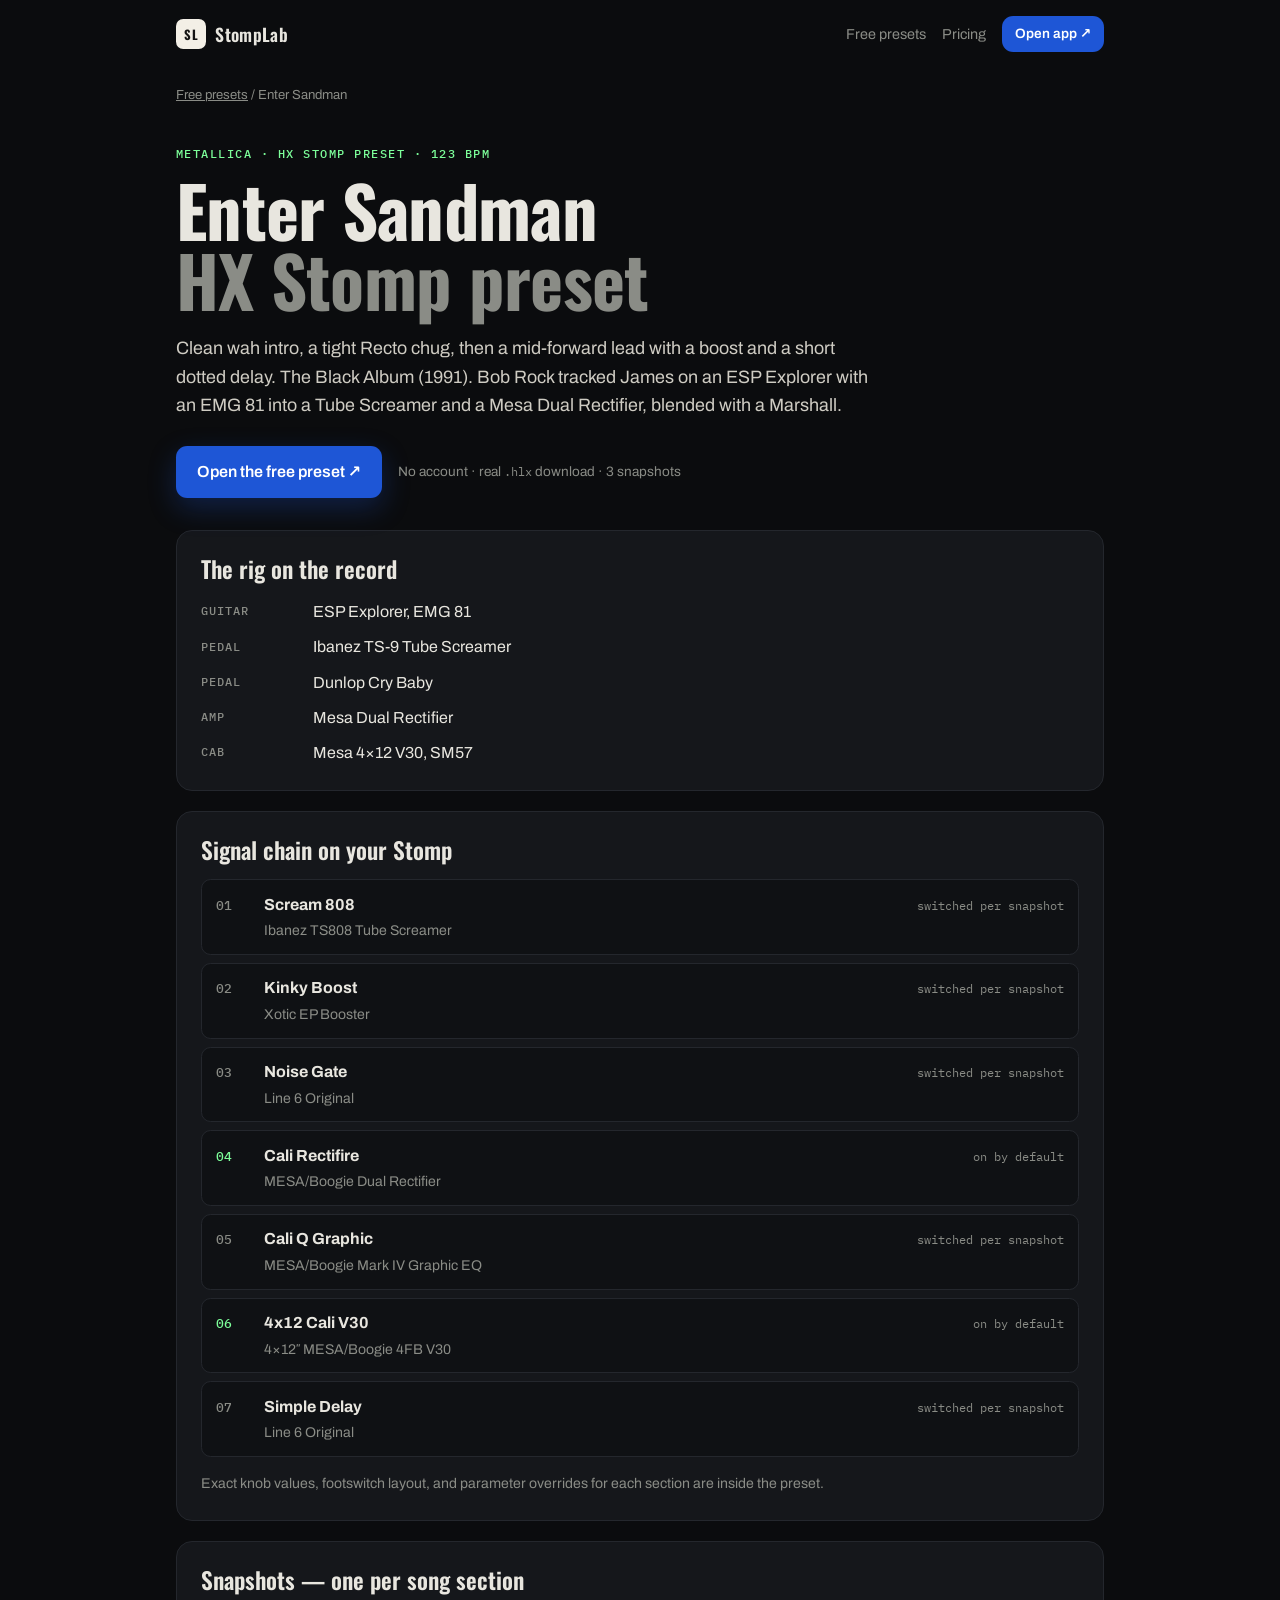
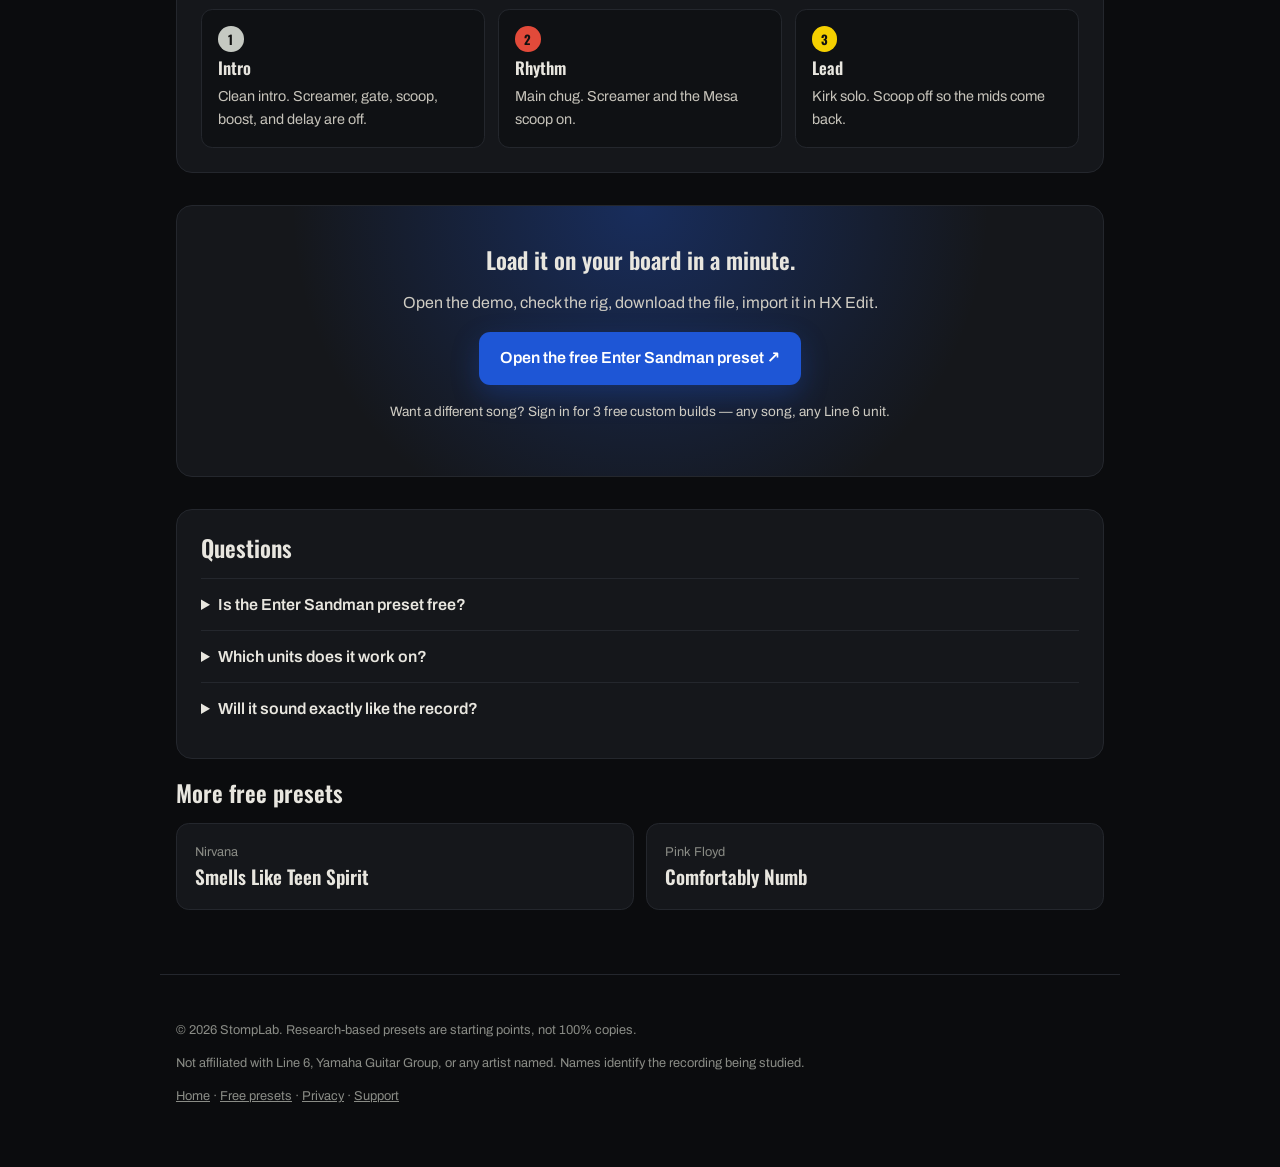
<file: presets/enter-sandman-hx-stomp-preset.html>
<!doctype html>
<html lang="en">
<head>
<meta charset="utf-8"><meta name="viewport" content="width=device-width,initial-scale=1">
<title>Enter Sandman HX Stomp Preset — Free .hlx Download | StompLab</title>
<meta name="description" content="Free Enter Sandman (Metallica) preset for Line 6 HX Stomp, HX Stomp XL and Helix. The recorded rig, the signal chain, and 3 song-section snapshots. No account needed.">
<meta name="theme-color" content="#0b0c0e"><meta name="color-scheme" content="dark">
<link rel="icon" href="/favicon.svg" type="image/svg+xml">
<link rel="apple-touch-icon" href="/assets/apple-touch-icon.png">
<link rel="canonical" href="https://stomplab-site.vercel.app/presets/enter-sandman-hx-stomp-preset">
<meta property="og:type" content="article"><meta property="og:site_name" content="StompLab"><meta property="og:title" content="Enter Sandman HX Stomp Preset — Free .hlx Download | StompLab"><meta property="og:description" content="Free Enter Sandman (Metallica) preset for Line 6 HX Stomp, HX Stomp XL and Helix. The recorded rig, the signal chain, and 3 song-section snapshots. No account needed."><meta property="og:url" content="https://stomplab-site.vercel.app/presets/enter-sandman-hx-stomp-preset"><meta property="og:image" content="https://stomplab-site.vercel.app/assets/shot-preset.png">
<meta name="twitter:card" content="summary_large_image"><meta name="twitter:image" content="https://stomplab-site.vercel.app/assets/shot-preset.png">
<link rel="preconnect" href="https://fonts.googleapis.com"><link rel="preconnect" href="https://fonts.gstatic.com" crossorigin><link href="https://fonts.googleapis.com/css2?family=Archivo:wdth,wght@100,400..800&family=IBM+Plex+Mono:wght@400;500&family=Oswald:wght@500;600;700&display=swap" rel="stylesheet">
<link rel="stylesheet" href="/presets/presets.css">
<script type="application/ld+json">{"@context":"https://schema.org","@graph":[{"@type":"WebPage","name":"Enter Sandman HX Stomp Preset — Free .hlx Download | StompLab","url":"https://stomplab-site.vercel.app/presets/enter-sandman-hx-stomp-preset","description":"Free Enter Sandman (Metallica) preset for Line 6 HX Stomp, HX Stomp XL and Helix. The recorded rig, the signal chain, and 3 song-section snapshots. No account needed."},{"@type":"FAQPage","mainEntity":[{"@type":"Question","name":"Is the Enter Sandman preset free?","acceptedAnswer":{"@type":"Answer","text":"Yes. It is one of StompLab's three always-free demos. Open it and download the .hlx without an account or card."}},{"@type":"Question","name":"Which units does it work on?","acceptedAnswer":{"@type":"Answer","text":"It is built for HX Stomp and HX Stomp XL. In the app you can also export it for Helix Floor, Helix LT, and POD Go (.pgp)."}},{"@type":"Question","name":"Will it sound exactly like the record?","acceptedAnswer":{"@type":"Answer","text":"It is a researched starting point, not a guaranteed copy. Your guitar, pickups, monitoring, and hands change the result — expect to fine-tune."}}]},{"@type":"BreadcrumbList","itemListElement":[{"@type":"ListItem","position":1,"name":"StompLab","item":"https://stomplab-site.vercel.app/"},{"@type":"ListItem","position":2,"name":"Free presets","item":"https://stomplab-site.vercel.app/presets"},{"@type":"ListItem","position":3,"name":"Enter Sandman HX Stomp preset","item":"https://stomplab-site.vercel.app/presets/enter-sandman-hx-stomp-preset"}]}]}</script>
</head>
<body>
<header class="p-header"><a class="p-brand" href="/"><span class="p-sticker">SL</span>StompLab</a><nav><a href="/presets">Free presets</a><a href="/#pricing">Pricing</a><a class="p-btn p-btn-sm" href="https://stomplab.app/?utm_source=site&utm_medium=song_page&utm_content=nav">Open app ↗</a></nav></header>
<main class="p-main">
<nav class="p-crumbs" aria-label="Breadcrumb"><a href="/presets">Free presets</a> / <span>Enter Sandman</span></nav>
<section class="p-hero">
<p class="p-kicker">Metallica · HX Stomp preset · 123 BPM</p>
<h1>Enter Sandman<br><span>HX Stomp preset</span></h1>
<p class="p-lede">Clean wah intro, a tight Recto chug, then a mid-forward lead with a boost and a short dotted delay. The Black Album (1991). Bob Rock tracked James on an ESP Explorer with an EMG 81 into a Tube Screamer and a Mesa Dual Rectifier, blended with a Marshall.</p>
<div class="p-actions"><a class="p-btn" href="https://stomplab.app/preset/featured-sandman?utm_source=site&utm_medium=song_page&utm_campaign=enter-sandman-hx-stomp-preset&utm_content=hero">Open the free preset ↗</a><span class="p-micro">No account · real <code>.hlx</code> download · 3 snapshots</span></div>
</section>

<section class="p-card">
<h2>The rig on the record</h2>
<ul class="p-gear"><li><b>Guitar</b><span>ESP Explorer, EMG 81</span></li><li><b>Pedal</b><span>Ibanez TS-9 Tube Screamer</span></li><li><b>Pedal</b><span>Dunlop Cry Baby</span></li><li><b>Amp</b><span>Mesa Dual Rectifier</span></li><li><b>Cab</b><span>Mesa 4×12 V30, SM57</span></li></ul>
</section>

<section class="p-card">
<h2>Signal chain on your Stomp</h2>
<ol class="p-chain"><li class="is-off"><b>Scream 808</b><span>Ibanez TS808 Tube Screamer</span><em>switched per snapshot</em></li><li class="is-off"><b>Kinky Boost</b><span>Xotic EP Booster</span><em>switched per snapshot</em></li><li class="is-off"><b>Noise Gate</b><span>Line 6 Original</span><em>switched per snapshot</em></li><li class=""><b>Cali Rectifire</b><span>MESA/Boogie Dual Rectifier</span><em>on by default</em></li><li class="is-off"><b>Cali Q Graphic</b><span>MESA/Boogie Mark IV Graphic EQ</span><em>switched per snapshot</em></li><li class=""><b>4x12 Cali V30</b><span>4×12″ MESA/Boogie 4FB V30</span><em>on by default</em></li><li class="is-off"><b>Simple Delay</b><span>Line 6 Original</span><em>switched per snapshot</em></li></ol>
<p class="p-note">Exact knob values, footswitch layout, and parameter overrides for each section are inside the preset.</p>
</section>

<section class="p-card">
<h2>Snapshots — one per song section</h2>
<div class="p-snaps"><article><span style="--c:#c5c9c2">1</span><h3>Intro</h3><p>Clean intro. Screamer, gate, scoop, boost, and delay are off.</p></article><article><span style="--c:#e24a3a">2</span><h3>Rhythm</h3><p>Main chug. Screamer and the Mesa scoop on.</p></article><article><span style="--c:#f5d000">3</span><h3>Lead</h3><p>Kirk solo. Scoop off so the mids come back.</p></article></div>
</section>

<section class="p-cta">
<h2>Load it on your board in a minute.</h2>
<p>Open the demo, check the rig, download the file, import it in HX Edit.</p>
<a class="p-btn" href="https://stomplab.app/preset/featured-sandman?utm_source=site&utm_medium=song_page&utm_campaign=enter-sandman-hx-stomp-preset&utm_content=bottom">Open the free Enter Sandman preset ↗</a>
<p class="p-micro">Want a different song? Sign in for 3 free custom builds — any song, any Line 6 unit.</p>
</section>

<section class="p-card p-faq">
<h2>Questions</h2>
<details><summary>Is the Enter Sandman preset free?</summary><p>Yes. It is one of StompLab's three always-free demos. Open it and download the .hlx without an account or card.</p></details><details><summary>Which units does it work on?</summary><p>It is built for HX Stomp and HX Stomp XL. In the app you can also export it for Helix Floor, Helix LT, and POD Go (.pgp).</p></details><details><summary>Will it sound exactly like the record?</summary><p>It is a researched starting point, not a guaranteed copy. Your guitar, pickups, monitoring, and hands change the result — expect to fine-tune.</p></details>
</section>

<section class="p-more">
<h2>More free presets</h2>
<div><a href="/presets/smells-like-teen-spirit-hx-stomp-preset"><small>Nirvana</small><b>Smells Like Teen Spirit</b></a><a href="/presets/comfortably-numb-hx-stomp-preset"><small>Pink Floyd</small><b>Comfortably Numb</b></a></div>
</section>
</main>
<footer class="p-footer"><p>© 2026 StompLab. Research-based presets are starting points, not 100% copies.</p><p>Not affiliated with Line 6, Yamaha Guitar Group, or any artist named. Names identify the recording being studied.</p><p><a href="/">Home</a> · <a href="/presets">Free presets</a> · <a href="/privacy">Privacy</a> · <a href="mailto:stomplab1@gmail.com">Support</a></p></footer>
</body></html>
</file>
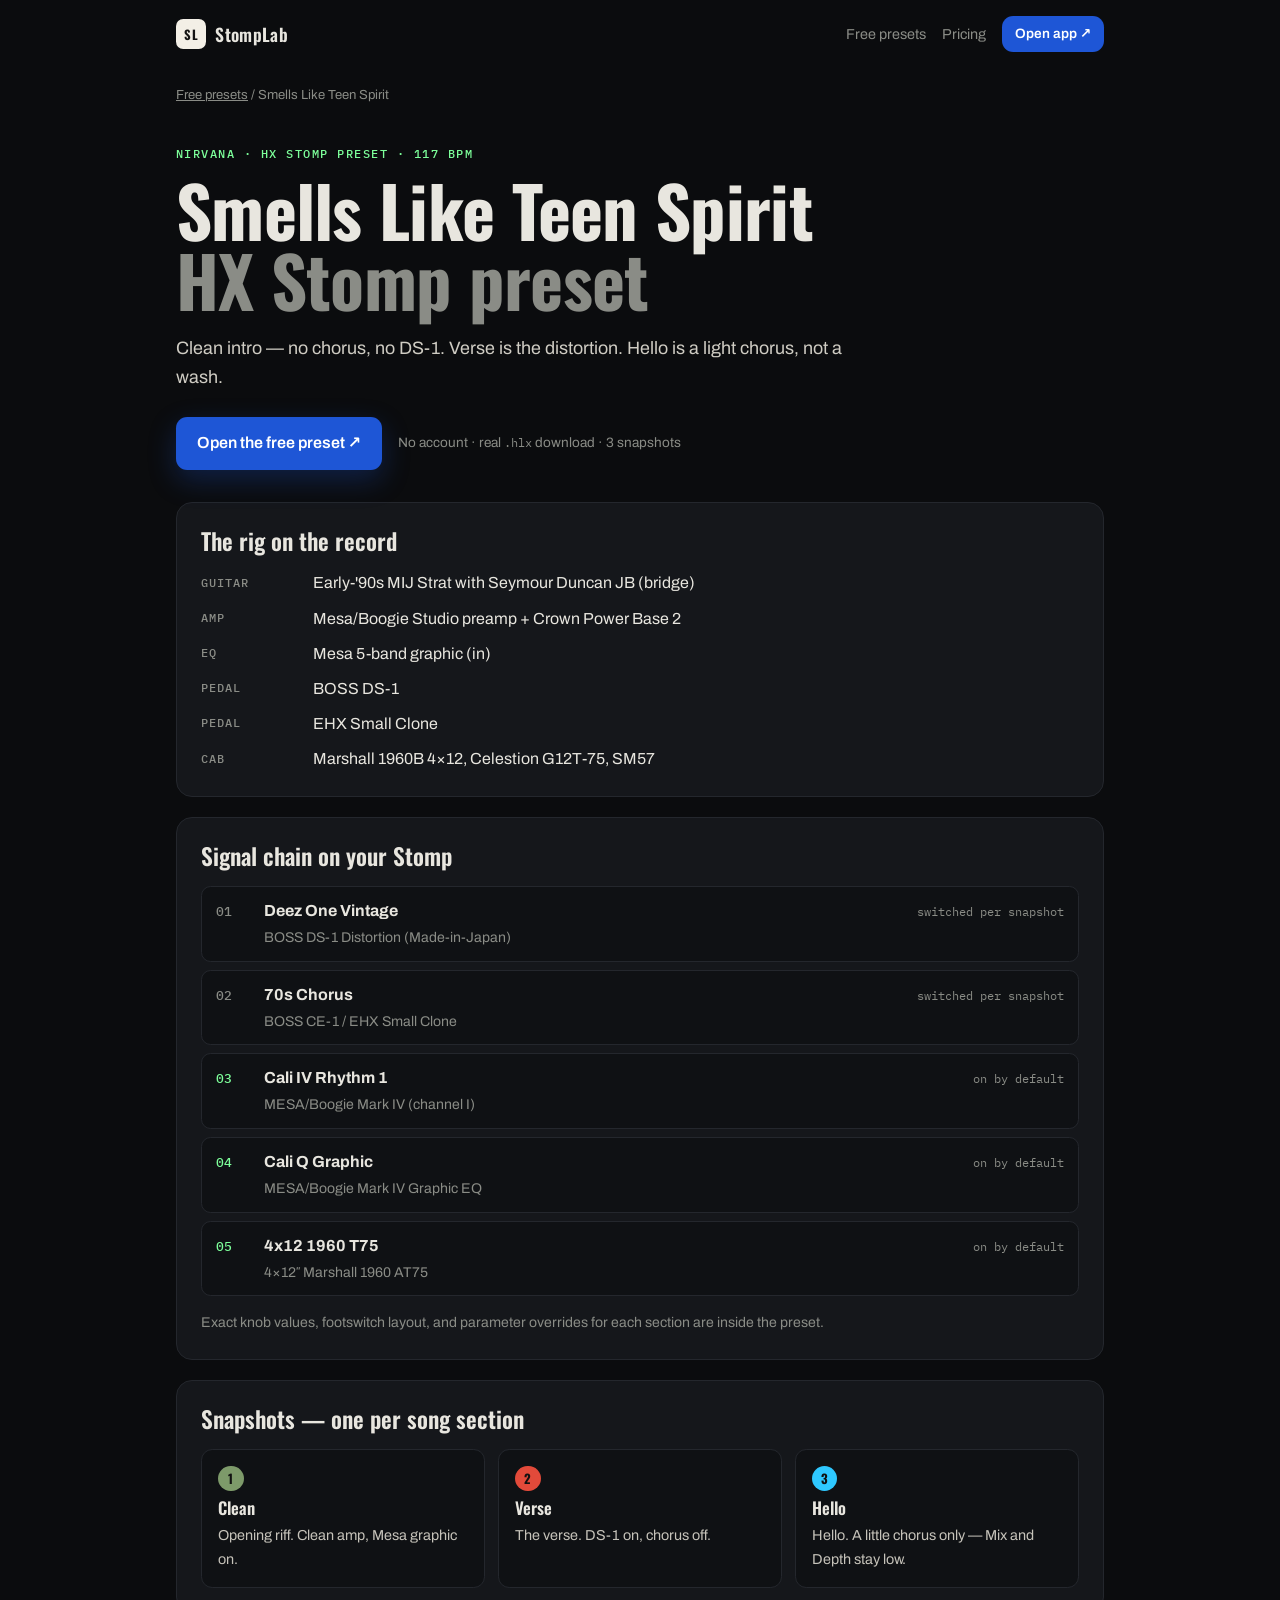
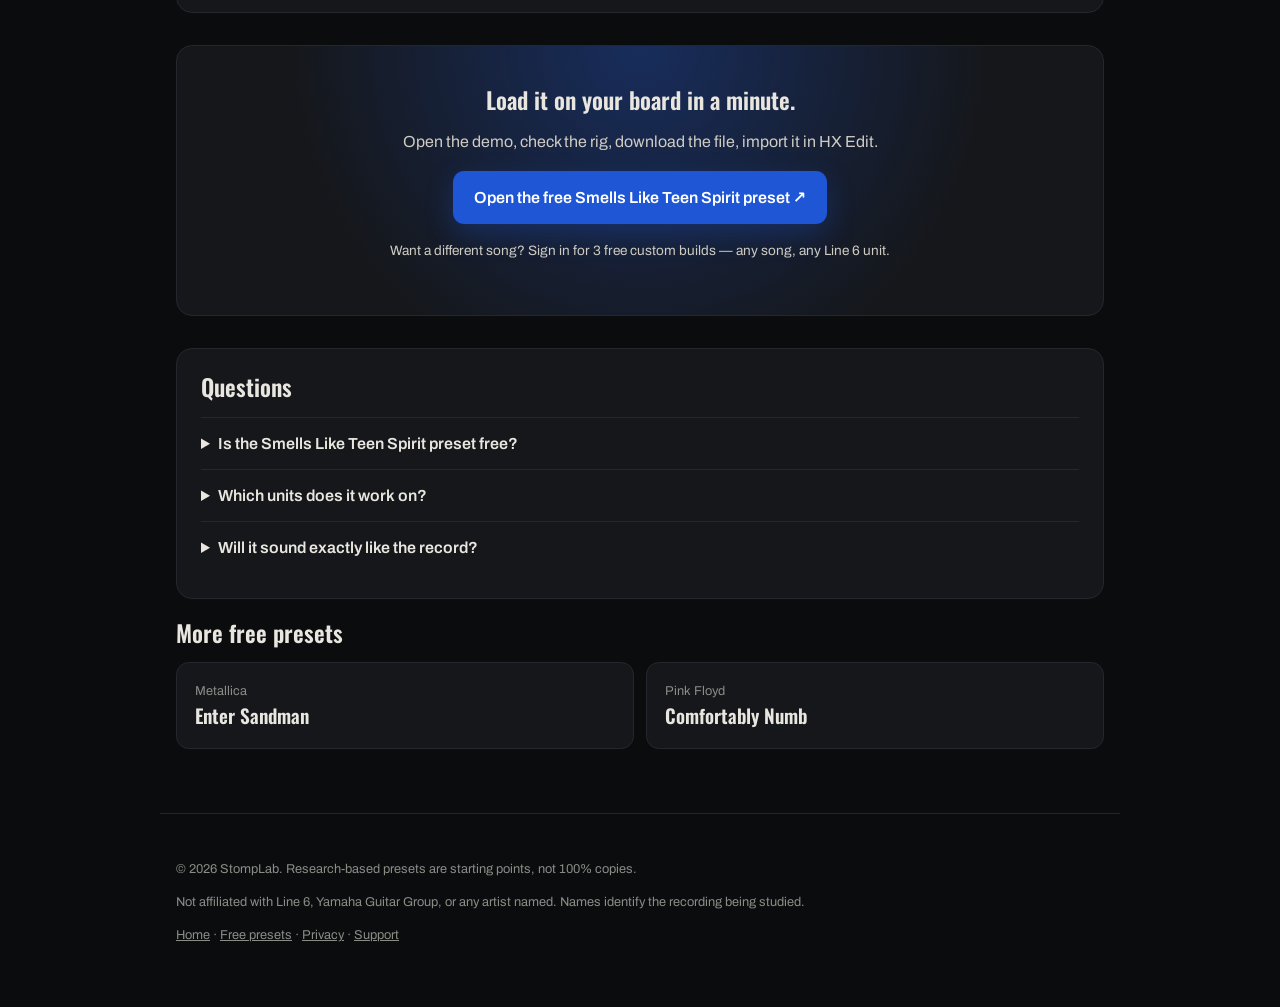
<file: presets/smells-like-teen-spirit-hx-stomp-preset.html>
<!doctype html>
<html lang="en">
<head>
<meta charset="utf-8"><meta name="viewport" content="width=device-width,initial-scale=1">
<title>Smells Like Teen Spirit HX Stomp Preset — Free .hlx Download | StompLab</title>
<meta name="description" content="Free Smells Like Teen Spirit (Nirvana) preset for Line 6 HX Stomp, HX Stomp XL and Helix. The recorded rig, the signal chain, and 3 song-section snapshots. No account needed.">
<meta name="theme-color" content="#0b0c0e"><meta name="color-scheme" content="dark">
<link rel="icon" href="/favicon.svg" type="image/svg+xml">
<link rel="apple-touch-icon" href="/assets/apple-touch-icon.png">
<link rel="canonical" href="https://stomplab-site.vercel.app/presets/smells-like-teen-spirit-hx-stomp-preset">
<meta property="og:type" content="article"><meta property="og:site_name" content="StompLab"><meta property="og:title" content="Smells Like Teen Spirit HX Stomp Preset — Free .hlx Download | StompLab"><meta property="og:description" content="Free Smells Like Teen Spirit (Nirvana) preset for Line 6 HX Stomp, HX Stomp XL and Helix. The recorded rig, the signal chain, and 3 song-section snapshots. No account needed."><meta property="og:url" content="https://stomplab-site.vercel.app/presets/smells-like-teen-spirit-hx-stomp-preset"><meta property="og:image" content="https://stomplab-site.vercel.app/assets/shot-preset.png">
<meta name="twitter:card" content="summary_large_image"><meta name="twitter:image" content="https://stomplab-site.vercel.app/assets/shot-preset.png">
<link rel="preconnect" href="https://fonts.googleapis.com"><link rel="preconnect" href="https://fonts.gstatic.com" crossorigin><link href="https://fonts.googleapis.com/css2?family=Archivo:wdth,wght@100,400..800&family=IBM+Plex+Mono:wght@400;500&family=Oswald:wght@500;600;700&display=swap" rel="stylesheet">
<link rel="stylesheet" href="/presets/presets.css">
<script type="application/ld+json">{"@context":"https://schema.org","@graph":[{"@type":"WebPage","name":"Smells Like Teen Spirit HX Stomp Preset — Free .hlx Download | StompLab","url":"https://stomplab-site.vercel.app/presets/smells-like-teen-spirit-hx-stomp-preset","description":"Free Smells Like Teen Spirit (Nirvana) preset for Line 6 HX Stomp, HX Stomp XL and Helix. The recorded rig, the signal chain, and 3 song-section snapshots. No account needed."},{"@type":"FAQPage","mainEntity":[{"@type":"Question","name":"Is the Smells Like Teen Spirit preset free?","acceptedAnswer":{"@type":"Answer","text":"Yes. It is one of StompLab's three always-free demos. Open it and download the .hlx without an account or card."}},{"@type":"Question","name":"Which units does it work on?","acceptedAnswer":{"@type":"Answer","text":"It is built for HX Stomp and HX Stomp XL. In the app you can also export it for Helix Floor, Helix LT, and POD Go (.pgp)."}},{"@type":"Question","name":"Will it sound exactly like the record?","acceptedAnswer":{"@type":"Answer","text":"It is a researched starting point, not a guaranteed copy. Your guitar, pickups, monitoring, and hands change the result — expect to fine-tune."}}]},{"@type":"BreadcrumbList","itemListElement":[{"@type":"ListItem","position":1,"name":"StompLab","item":"https://stomplab-site.vercel.app/"},{"@type":"ListItem","position":2,"name":"Free presets","item":"https://stomplab-site.vercel.app/presets"},{"@type":"ListItem","position":3,"name":"Smells Like Teen Spirit HX Stomp preset","item":"https://stomplab-site.vercel.app/presets/smells-like-teen-spirit-hx-stomp-preset"}]}]}</script>
</head>
<body>
<header class="p-header"><a class="p-brand" href="/"><span class="p-sticker">SL</span>StompLab</a><nav><a href="/presets">Free presets</a><a href="/#pricing">Pricing</a><a class="p-btn p-btn-sm" href="https://stomplab.app/?utm_source=site&utm_medium=song_page&utm_content=nav">Open app ↗</a></nav></header>
<main class="p-main">
<nav class="p-crumbs" aria-label="Breadcrumb"><a href="/presets">Free presets</a> / <span>Smells Like Teen Spirit</span></nav>
<section class="p-hero">
<p class="p-kicker">Nirvana · HX Stomp preset · 117 BPM</p>
<h1>Smells Like Teen Spirit<br><span>HX Stomp preset</span></h1>
<p class="p-lede">Clean intro — no chorus, no DS-1. Verse is the distortion. Hello is a light chorus, not a wash.</p>
<div class="p-actions"><a class="p-btn" href="https://stomplab.app/preset/featured-teen-spirit?utm_source=site&utm_medium=song_page&utm_campaign=smells-like-teen-spirit-hx-stomp-preset&utm_content=hero">Open the free preset ↗</a><span class="p-micro">No account · real <code>.hlx</code> download · 3 snapshots</span></div>
</section>

<section class="p-card">
<h2>The rig on the record</h2>
<ul class="p-gear"><li><b>Guitar</b><span>Early-'90s MIJ Strat with Seymour Duncan JB (bridge)</span></li><li><b>Amp</b><span>Mesa/Boogie Studio preamp + Crown Power Base 2</span></li><li><b>EQ</b><span>Mesa 5-band graphic (in)</span></li><li><b>Pedal</b><span>BOSS DS-1</span></li><li><b>Pedal</b><span>EHX Small Clone</span></li><li><b>Cab</b><span>Marshall 1960B 4×12, Celestion G12T-75, SM57</span></li></ul>
</section>

<section class="p-card">
<h2>Signal chain on your Stomp</h2>
<ol class="p-chain"><li class="is-off"><b>Deez One Vintage</b><span>BOSS DS-1 Distortion (Made-in-Japan)</span><em>switched per snapshot</em></li><li class="is-off"><b>70s Chorus</b><span>BOSS CE-1 / EHX Small Clone</span><em>switched per snapshot</em></li><li class=""><b>Cali IV Rhythm 1</b><span>MESA/Boogie Mark IV (channel I)</span><em>on by default</em></li><li class=""><b>Cali Q Graphic</b><span>MESA/Boogie Mark IV Graphic EQ</span><em>on by default</em></li><li class=""><b>4x12 1960 T75</b><span>4×12″ Marshall 1960 AT75</span><em>on by default</em></li></ol>
<p class="p-note">Exact knob values, footswitch layout, and parameter overrides for each section are inside the preset.</p>
</section>

<section class="p-card">
<h2>Snapshots — one per song section</h2>
<div class="p-snaps"><article><span style="--c:#7d9a6a">1</span><h3>Clean</h3><p>Opening riff. Clean amp, Mesa graphic on.</p></article><article><span style="--c:#e24a3a">2</span><h3>Verse</h3><p>The verse. DS-1 on, chorus off.</p></article><article><span style="--c:#2ec8ff">3</span><h3>Hello</h3><p>Hello. A little chorus only — Mix and Depth stay low.</p></article></div>
</section>

<section class="p-cta">
<h2>Load it on your board in a minute.</h2>
<p>Open the demo, check the rig, download the file, import it in HX Edit.</p>
<a class="p-btn" href="https://stomplab.app/preset/featured-teen-spirit?utm_source=site&utm_medium=song_page&utm_campaign=smells-like-teen-spirit-hx-stomp-preset&utm_content=bottom">Open the free Smells Like Teen Spirit preset ↗</a>
<p class="p-micro">Want a different song? Sign in for 3 free custom builds — any song, any Line 6 unit.</p>
</section>

<section class="p-card p-faq">
<h2>Questions</h2>
<details><summary>Is the Smells Like Teen Spirit preset free?</summary><p>Yes. It is one of StompLab's three always-free demos. Open it and download the .hlx without an account or card.</p></details><details><summary>Which units does it work on?</summary><p>It is built for HX Stomp and HX Stomp XL. In the app you can also export it for Helix Floor, Helix LT, and POD Go (.pgp).</p></details><details><summary>Will it sound exactly like the record?</summary><p>It is a researched starting point, not a guaranteed copy. Your guitar, pickups, monitoring, and hands change the result — expect to fine-tune.</p></details>
</section>

<section class="p-more">
<h2>More free presets</h2>
<div><a href="/presets/enter-sandman-hx-stomp-preset"><small>Metallica</small><b>Enter Sandman</b></a><a href="/presets/comfortably-numb-hx-stomp-preset"><small>Pink Floyd</small><b>Comfortably Numb</b></a></div>
</section>
</main>
<footer class="p-footer"><p>© 2026 StompLab. Research-based presets are starting points, not 100% copies.</p><p>Not affiliated with Line 6, Yamaha Guitar Group, or any artist named. Names identify the recording being studied.</p><p><a href="/">Home</a> · <a href="/presets">Free presets</a> · <a href="/privacy">Privacy</a> · <a href="mailto:stomplab1@gmail.com">Support</a></p></footer>
</body></html>
</file>
<file: styles.css>
/* StompLab marketing — dark default, app-matched mark + product visuals */
:root{
  --bg:#0b0c0e;--card:#15171b;--text:#e8e6df;--muted:#8a8c86;--secondary:#1c1f24;
  --primary:#1e56d6;--primary-dark:#1743aa;--pop:#1498a0;--lcd:#7dff9a;
  --cream:#f3efe6;--cream-card:#faf7f0;--ink:#141414;
  --stage:#090b0f;--stage-2:#12151b;--white:#fffdf8;
  --line:rgba(232,230,223,.12);--line-strong:rgba(232,230,223,.18);
  --glass:rgba(11,12,14,.72);--mark:#f3efe6;--mark-fg:#141414;
  --font:"Archivo",system-ui,sans-serif;--mono:"IBM Plex Mono",ui-monospace,monospace;--accent:"Oswald","Arial Narrow",sans-serif;
  --content:68.75rem;--wide:87rem;--gutter:clamp(1.25rem,3.2vw,3rem);--nav-h:3.5rem;--section:clamp(6rem,11vw,10rem);
  --hero:clamp(3.5rem,8vw,7.5rem);--display:clamp(2.75rem,6vw,5.75rem);--h2:clamp(2.15rem,4.3vw,4rem);--h3:clamp(1.45rem,2.5vw,2.45rem);
  --ease:cubic-bezier(.16,1,.3,1);--shadow:0 24px 70px rgba(0,0,0,.45);--shadow-sticker:0 1px 0 rgba(20,20,20,.18),0 10px 24px -12px rgba(20,20,20,.48);
  color-scheme:dark;
}
*{box-sizing:border-box}
html{scroll-behavior:smooth;scroll-padding-top:calc(var(--nav-h) + 1rem)}
body{margin:0;background:var(--bg);color:var(--text);font:400 1.0625rem/1.55 var(--font);-webkit-font-smoothing:antialiased;overflow-x:hidden}
body.nav-open{overflow:hidden}
a{color:inherit;text-underline-offset:.2em}button{font:inherit}
img,svg{display:block;max-width:100%;height:auto}
code{font-family:var(--mono);font-size:.85em;background:var(--secondary);padding:.12em .38em;border-radius:.35rem;color:#c9c7c0}
.wrap{width:min(calc(100% - 2*var(--gutter)),var(--content));margin-inline:auto}
.wide-wrap{width:min(calc(100% - 2*var(--gutter)),var(--wide));margin-inline:auto}
.skip-link{position:fixed;z-index:1000;left:1rem;top:-5rem;background:var(--cream);color:var(--ink);padding:.7rem 1rem;border-radius:.6rem}
.skip-link:focus{top:1rem}
.kicker,.card-kicker,.ui-label{font-family:var(--mono);font-size:.75rem;line-height:1.2;letter-spacing:.11em;text-transform:uppercase;font-weight:500}
.kicker{color:var(--pop);margin:0 0 1.25rem}
.reveal{opacity:0;transform:translateY(16px);filter:blur(4px);transition:opacity 560ms var(--ease),transform 560ms var(--ease),filter 560ms var(--ease);will-change:opacity,transform,filter}
.reveal.is-in{opacity:1;transform:none;filter:none;will-change:auto}
h1,h2,h3,p{margin-top:0}
h1,h2,h3{font-family:var(--font);font-weight:600;text-wrap:balance;letter-spacing:-.04em}
p{text-wrap:pretty}
h2{font-size:var(--h2);line-height:1.01}
h3{font-size:var(--h3);line-height:1.08}
.section-intro{max-width:52rem;margin-bottom:clamp(3rem,6vw,5.5rem)}
.section-intro h2{margin:0}
.section-intro>p:last-child{max-width:40rem;color:var(--muted);font-size:1.12rem;margin:1.25rem 0 0}
.section-intro.centered{text-align:center;margin-inline:auto}
.section-intro.centered>p:last-child{margin-inline:auto}

/* navigation — frosted dark */
.site-header{height:var(--nav-h);position:sticky;top:0;z-index:100;background:rgba(11,12,14,.28);transition:background .28s var(--ease),box-shadow .28s var(--ease),backdrop-filter .28s}
.site-header::after{content:"";position:absolute;left:0;right:0;bottom:0;height:1px;background:linear-gradient(90deg,transparent,var(--pop),var(--primary),transparent);opacity:.4}
.site-header.is-scrolled{background:var(--glass);box-shadow:0 1px 0 var(--line),0 10px 32px rgba(0,0,0,.28);backdrop-filter:saturate(160%) blur(18px);-webkit-backdrop-filter:saturate(160%) blur(18px)}
.nav-shell{width:min(calc(100% - 2rem),76rem);height:100%;margin:auto;display:flex;align-items:center;justify-content:space-between;gap:1.5rem}
.brand{display:inline-flex;align-items:center;gap:.62rem;text-decoration:none;font-weight:650;letter-spacing:-.03em}
/* Cream SL sticker — exact app mark treatment */
.sl-sticker{width:2rem;height:2rem;display:inline-grid;place-items:center;border-radius:22%;background:var(--mark);color:var(--mark-fg);border:1.5px solid var(--mark-fg);box-shadow:var(--shadow-sticker);font:700 .78rem/1 var(--accent);letter-spacing:-.08em;text-transform:uppercase}
.brand-name{font-size:1rem}
.site-nav{display:flex;align-items:center;gap:1.2rem}
.site-nav>a:not(.button){font-size:.82rem;text-decoration:none;color:var(--muted);transition:color .18s}
.site-nav>a:not(.button):hover{color:var(--text)}
.nav-toggle{display:none;border:0;background:transparent;width:2.75rem;height:2.75rem;padding:.8rem;position:relative}
.nav-toggle span{position:absolute;left:.75rem;right:.75rem;height:1px;background:var(--text);transition:transform .25s var(--ease);top:1.15rem}
.nav-toggle span+span{top:1.62rem}
.nav-toggle[aria-expanded=true] span{top:1.38rem;transform:rotate(45deg)}
.nav-toggle[aria-expanded=true] span+span{transform:rotate(-45deg)}
.button{min-height:2.75rem;display:inline-flex;align-items:center;justify-content:center;gap:.45rem;padding:.72rem 1.25rem;border-radius:999px;border:1px solid transparent;text-decoration:none;font-weight:600;font-size:.94rem;line-height:1;transition:transform .2s var(--ease),background .2s,color .2s,box-shadow .2s,border-color .2s}
.button:hover{transform:translateY(-1px)}
.button:focus-visible,.text-action:focus-visible,a:focus-visible,button:focus-visible{outline:2px solid var(--pop);outline-offset:3px}
.button-primary{background:var(--primary);color:white;box-shadow:0 10px 28px rgba(30,86,214,.28)}
.button-primary:hover{background:var(--primary-dark);color:white}
.button-small{min-height:2.25rem;padding:.55rem 1rem;font-size:.8rem}
.button-large{min-height:3.25rem;padding:.9rem 1.45rem;font-size:1rem}
.button-outline{border-color:rgba(30,86,214,.5);color:#8eb0ff;background:transparent}
.button-outline:hover{background:rgba(30,86,214,.12);border-color:var(--primary)}
.button-light{background:var(--cream);color:var(--ink)}
.button-light:hover{background:#fff}
.button-block{width:100%}
.text-action{display:inline-flex;align-items:center;gap:.45rem;color:#8eb0ff;font-weight:600;text-decoration:none;padding:.8rem .25rem}
.text-action:hover span{transform:translateY(2px)}
.text-action span{transition:transform .2s}

/* hero */
.hero{position:relative;min-height:calc(100vh - var(--nav-h));padding:clamp(4.5rem,9vw,8.5rem) 0 5rem;overflow:hidden}
.sl-hero-wash{background:radial-gradient(circle at 16% 8%,rgba(20,152,160,.22),transparent 33%),radial-gradient(circle at 82% 18%,rgba(30,86,214,.28),transparent 36%),linear-gradient(180deg,#101217 0%,var(--bg) 82%)}
.hero-orb{position:absolute;border-radius:50%;filter:blur(70px);opacity:.22;pointer-events:none;will-change:transform}
.orb-one{width:28rem;height:28rem;background:var(--pop);left:-10rem;top:8rem}
.orb-two{width:34rem;height:34rem;background:var(--primary);right:-14rem;top:-8rem}
.hero-inner{position:relative;z-index:1;text-align:center}
.hero h1{font-size:var(--hero);line-height:.92;letter-spacing:-.06em;margin:0 auto;max-width:12ch}
.hero h1 span{color:#7aa2ff}
.hero-lede{font-size:clamp(1.15rem,2vw,1.55rem);line-height:1.4;letter-spacing:-.018em;color:var(--muted);max-width:43rem;margin:2rem auto 0}
.hero-actions{display:flex;justify-content:center;align-items:center;gap:1rem;margin-top:2rem}
.microtrust{display:flex;align-items:center;justify-content:center;gap:.55rem;color:var(--muted);font-size:.82rem;margin:1.15rem auto 0}
.status-dot{width:.48rem;height:.48rem;border-radius:50%;background:var(--pop);box-shadow:0 0 0 4px rgba(20,152,160,.18)}

/* Hero product — single floating browser frame */
.hero-stage{margin:clamp(4rem,8vw,7rem) auto 0;max-width:70rem;text-align:left;border-radius:1.35rem;overflow:hidden;border:1px solid rgba(122,162,255,.2);background:#0c0e13;box-shadow:0 48px 120px rgba(0,0,0,.6),0 0 0 1px rgba(20,152,160,.1),0 0 90px rgba(30,86,214,.14)}
.browser-chrome{height:2.85rem;padding:0 1rem;display:grid;grid-template-columns:auto 1fr auto;align-items:center;gap:1rem;background:linear-gradient(180deg,#1a1e27,#12151c);border-bottom:1px solid rgba(232,230,223,.08)}
.chrome-dots{display:flex;gap:.4rem}
.chrome-dots i{width:.55rem;height:.55rem;border-radius:50%;background:#3a3f4a;display:block}
.chrome-dots i:nth-child(1){background:#ff5f57}
.chrome-dots i:nth-child(2){background:#febc2e}
.chrome-dots i:nth-child(3){background:#28c840}
.chrome-title{display:flex;align-items:center;justify-content:center;gap:.55rem;font:500 .68rem var(--mono);letter-spacing:.04em;color:#8a8c86;min-width:0}
.chrome-title>span:last-child{overflow:hidden;text-overflow:ellipsis;white-space:nowrap}
.mini-sticker{width:1.35rem;height:1.35rem;font-size:.55rem;box-shadow:none}
.chrome-pill{font:500 .62rem var(--mono);color:#7ee9f0;background:rgba(20,152,160,.12);border:1px solid rgba(20,152,160,.28);padding:.22rem .55rem;border-radius:999px;white-space:nowrap}
.hero-shot{margin:0;background:
  radial-gradient(ellipse at 50% 0%,rgba(30,86,214,.18),transparent 55%),
  #07090c;aspect-ratio:16 / 10.5;overflow:hidden}
.hero-shot img{width:100%;height:100%;object-fit:cover;object-position:top center;display:block}

/* Media frames — no squish */
.media-frame{margin:0;border-radius:1rem;overflow:hidden;border:1px solid #2c3036;background:#07090c;box-shadow:inset 0 1px 0 rgba(255,255,255,.04),0 18px 40px rgba(0,0,0,.35);position:relative}
.media-frame img{width:100%;height:100%;display:block;object-fit:cover;object-position:top center;max-width:none}
.media-home{aspect-ratio:16 / 10.5}
.media-home img{object-position:top center}
.media-device{aspect-ratio:4 / 3;background:#050607}
.media-device img{object-fit:contain;object-position:center;padding:clamp(.4rem,1.2vw,.85rem);background:
  radial-gradient(circle at 50% 40%,rgba(30,86,214,.12),transparent 55%),
  #050607}
.media-ui{aspect-ratio:4 / 5}
.media-ui img{object-fit:contain;object-position:top center}
.media-cinema{aspect-ratio:16 / 10;max-width:64rem;margin-inline:auto;border-radius:1.4rem;padding:0;border:1px solid #2c3036}
.media-cinema img{object-fit:cover;object-position:center top;padding:0;border-radius:0}

/* facts */
.fact-strip{padding:3.5rem 0;border-top:1px solid var(--line);border-bottom:1px solid var(--line);background:var(--card)}
.facts{display:grid;grid-template-columns:repeat(4,1fr);gap:1rem}
.facts div{display:flex;flex-direction:column;align-items:center;text-align:center}
.facts strong{font-size:clamp(2rem,4vw,3.8rem);line-height:1;letter-spacing:-.06em;color:#7aa2ff}
.facts span{color:var(--muted);font-size:.78rem;margin-top:.7rem}

/* sticky story */
.chain-story{height:300vh;position:relative;background:var(--secondary)}
.chain-sticky{position:sticky;top:var(--nav-h);height:calc(100vh - var(--nav-h));display:grid;align-items:center;overflow:hidden}
.chain-layout{display:grid;grid-template-columns:.82fr 1.18fr;gap:clamp(3rem,8vw,8rem);align-items:center}
.chain-copy>h2{font-size:clamp(2.4rem,5vw,4.8rem);margin:0 0 2rem}
.chain-steps{display:grid;grid-template-columns:1fr 1fr;gap:.85rem}
.chain-step{opacity:.28;transition:opacity .4s var(--ease),transform .4s var(--ease);padding:.8rem 0;border-top:1px solid var(--line)}
.chain-step.is-active{opacity:1;transform:translateX(.35rem)}
.chain-step>span{font:500 .65rem var(--mono);color:var(--pop)}
.chain-step h3{font-size:1.05rem;letter-spacing:-.025em;margin:.35rem 0}
.chain-step p{font-size:.82rem;line-height:1.45;color:var(--muted);margin:0}
.chain-frame{padding:clamp(1rem,3vw,2.5rem);border-radius:1.75rem;background:linear-gradient(180deg,#1c1e22 0%,#121416 48%,#0b0c0e 100%);border:1px solid #2c3036;box-shadow:inset 0 1px 0 rgba(255,255,255,.08),0 35px 70px rgba(0,0,0,.45);transform:scale(var(--story-scale,.96));transition:transform .08s linear}
.chain-screen{min-height:20rem;border-radius:.35rem;background:#07090c;border:1px solid #000;padding:clamp(1.4rem,3.5vw,2.6rem);color:#e8e6df;display:flex;flex-direction:column;justify-content:center;box-shadow:inset 0 0 0 1px #1a221c,0 0 0 3px #0a0c0e,0 0 0 4px #2c3036;font-family:var(--mono)}
.chain-screen-top{display:flex;justify-content:space-between;font:500 .64rem var(--mono);letter-spacing:.1em;color:#7a7e78}
.chain-screen>strong{font:500 clamp(1.8rem,4.5vw,3.6rem)/1 var(--mono);letter-spacing:-.04em;margin:2rem 0 .8rem;color:#e8e6df}
.chain-screen>p{font-family:var(--mono);font-size:.8rem;color:#8a8c86;margin:0}
.chain-blocks{display:grid;grid-template-columns:repeat(6,1fr);gap:.45rem;margin-top:2rem}
.lcd-chip{display:flex;flex-direction:column;overflow:hidden;border-radius:2px;border:1px solid #000;background:#14181c;opacity:.28;transition:opacity .35s var(--ease),border-color .35s;min-height:2.4rem}
.lcd-chip i{display:block;height:3px;background:var(--chip,#9aa3ad)}
.lcd-chip b{flex:1;display:grid;place-items:center;font:600 .55rem/1 var(--mono);letter-spacing:.04em;color:#f4f4f5}
.lcd-chip.active{opacity:1;border-color:rgba(255,255,255,.55)}
.chain-progress{height:3px;background:rgba(255,255,255,.08);margin:1.25rem .5rem 0;border-radius:2px;overflow:hidden}
.chain-progress i{display:block;width:calc(var(--story-progress,0)*100%);height:100%;background:linear-gradient(90deg,var(--pop),var(--primary));transition:width .05s linear}

/* bento — denser grid, curated shots on stage + gear only */
.features-section{padding:var(--section) 0;background:var(--bg)}
.bento-grid{display:grid;grid-template-columns:repeat(12,1fr);gap:1.25rem}
.bento-card{background:var(--card);border:1px solid var(--line);border-radius:1.75rem;padding:clamp(1.6rem,3vw,2.7rem);overflow:hidden;min-height:20rem;box-shadow:0 6px 30px rgba(0,0,0,.2);transition:transform .28s var(--ease),box-shadow .28s,border-color .28s}
.bento-card:hover{transform:translateY(-2px);box-shadow:var(--shadow);border-color:var(--line-strong)}
.bento-card .card-kicker{color:var(--pop);margin-bottom:1rem}
.bento-card h3{margin:0 0 1rem}
.bento-card p:last-child{color:var(--muted);max-width:35rem}
.bento-stage{grid-column:span 7;background:#0d1015;color:white;min-height:33rem;display:grid;grid-template-columns:1fr .95fr;gap:1.5rem;align-items:center}
.bento-stage .card-kicker{color:#7ee9f0}
.bento-stage .bento-copy p:not(.card-kicker){color:#aeb4bd}
.bento-stage .bento-copy h3{max-width:16ch}
.feature-pills{list-style:none;display:flex;flex-wrap:wrap;gap:.55rem;padding:0;margin:1.5rem 0 0}
.feature-pills li{font:500 .68rem var(--mono);letter-spacing:.06em;text-transform:uppercase;color:#c9d4e8;background:rgba(122,162,255,.1);border:1px solid rgba(122,162,255,.22);padding:.45rem .7rem;border-radius:999px}
.mini-device{box-shadow:0 25px 40px rgba(0,0,0,.4);min-height:14rem}
.mini-device.media-device{aspect-ratio:4 / 3}
.bento-units{grid-column:span 5;background:linear-gradient(150deg,rgba(30,86,214,.16),rgba(20,152,160,.08)),var(--card);min-height:33rem;display:flex;flex-direction:column}
.unit-list{display:grid;margin-top:auto;padding-top:2rem}
.unit-list span{display:flex;justify-content:space-between;align-items:center;gap:1rem;padding:1rem 0;border-top:1px solid var(--line)}
.unit-list b{font-size:.9rem}
.unit-list em{font:400 .63rem var(--mono);color:var(--muted);font-style:normal}
.bento-gear{grid-column:span 6;display:grid;grid-template-columns:.95fr 1fr;align-items:center;gap:1.5rem;min-height:24rem}
.gear-shot{min-height:16rem}
.gear-shot.media-ui{aspect-ratio:4 / 5;background:#07090c;border-color:#2c3036}
.gear-shot.media-ui img{object-fit:contain;object-position:top center;padding:.35rem .35rem 0}
.bento-create{grid-column:span 6;min-height:22rem;display:flex;flex-direction:column}
.bento-create>p:not(.card-kicker){flex:1}
.bento-simple{grid-column:span 6}
.bento-gateway{grid-column:span 6;min-height:14rem}
.icon-box{width:3rem;height:3rem;border-radius:.9rem;display:grid;place-items:center;background:var(--primary);color:white;font-size:1.35rem;margin-bottom:1.6rem;flex-shrink:0}
.icon-box img{width:1.35rem;height:1.35rem;filter:brightness(0) invert(1)}
.icon-gateway{background:var(--pop)}
.icon-gear{background:#2a3140;font-size:1.2rem}
.bento-wide{grid-column:span 6;background:var(--primary);color:#fff;display:flex;justify-content:space-between;align-items:end;gap:2rem;min-height:14rem}
.bento-wide .card-kicker{color:#b9f8ff}
.bento-wide p:last-child{color:rgba(255,255,255,.75)}
.text-link{white-space:nowrap;font-weight:600;color:inherit;text-decoration:none}

/* demos */
.demos-section{padding:var(--section) 0;background:var(--card)}
.section-intro-row{max-width:none;display:flex;justify-content:space-between;align-items:end;gap:3rem}
.section-intro-row>p{max-width:28rem!important;margin:0!important}
.demo-gallery{display:grid;grid-template-columns:repeat(3,1fr);gap:1.25rem}
.demo-tile{position:relative;min-height:38rem;border-radius:1.75rem;padding:2rem;color:white;text-decoration:none;display:flex;flex-direction:column;justify-content:space-between;overflow:hidden;transition:transform .28s var(--ease),box-shadow .28s}
.demo-tile:hover{transform:translateY(-2px);box-shadow:var(--shadow)}
.demo-blue{background:linear-gradient(150deg,#1743aa,#1e56d6 55%,#1498a0)}
.demo-ink{background:#111318;border:1px solid var(--line)}
.demo-cyan{background:linear-gradient(150deg,#0f737a,#1498a0 55%,#7bd8dc);color:#071719}
.track-number{font:500 .65rem var(--mono);opacity:.68}
.demo-tile p{font:500 .7rem var(--mono);text-transform:uppercase;letter-spacing:.1em;opacity:.7;margin-bottom:.7rem}
.demo-tile h3{font-size:clamp(2rem,3.4vw,3.4rem);margin:0 0 1.5rem}
.open-demo{font-size:.9rem;font-weight:600}
.waveform{height:13rem;display:flex;align-items:center;justify-content:center;gap:.45rem}
.waveform i{width:.28rem;background:#c8fbff;border-radius:1rem}
.waveform i:nth-child(1),.waveform i:nth-child(12){height:15%}
.waveform i:nth-child(2),.waveform i:nth-child(11){height:35%}
.waveform i:nth-child(3),.waveform i:nth-child(10){height:72%}
.waveform i:nth-child(4),.waveform i:nth-child(9){height:48%}
.waveform i:nth-child(5),.waveform i:nth-child(8){height:92%}
.waveform i:nth-child(6),.waveform i:nth-child(7){height:63%}
.sandman-art{height:13rem;display:grid;place-items:center;position:relative}
.sandman-art span{position:absolute;width:9rem;height:9rem;border:1px solid rgba(125,255,154,.6);transform:rotate(45deg)}
.sandman-art span:nth-child(2){width:6rem;height:6rem}
.sandman-art span:nth-child(3){width:3rem;height:3rem;background:rgba(125,255,154,.12)}
.rings{height:13rem;position:relative;display:grid;place-items:center}
.rings i{position:absolute;border:1px solid rgba(7,23,25,.45);border-radius:50%;width:12rem;height:12rem}
.rings i:nth-child(2){width:8rem;height:8rem}
.rings i:nth-child(3){width:4rem;height:4rem;background:rgba(243,239,230,.4)}

/* cinema — large Enter Sandman workspace */
.cinema-stage{position:relative;background:var(--stage);color:#f4f7fb;padding:var(--section) 0;overflow:hidden}
.stage-glow{position:absolute;width:70rem;height:45rem;left:50%;top:55%;transform:translate(-50%,-35%);background:radial-gradient(ellipse,rgba(30,86,214,.32),rgba(20,152,160,.12) 40%,transparent 70%);pointer-events:none}
.stage-inner{position:relative}
.stage-copy{text-align:center;max-width:56rem;margin:auto}
.kicker-light{color:#6ceaf1}
.stage-copy h2{font-size:var(--display);margin:0}
.stage-copy>p:not(.kicker){max-width:38rem;color:#aeb4bd;margin:1.5rem auto 2rem;font-size:1.18rem}
.floor-device{max-width:64rem;margin:5rem auto 2.5rem;box-shadow:0 50px 100px #000,0 0 80px rgba(30,86,214,.13)}
.floor-device.media-cinema{background:linear-gradient(180deg,#1c1e22,#0b0c0e);padding:clamp(.55rem,1.4vw,1rem);border-radius:1.4rem}
.floor-device.media-cinema img{object-fit:cover;object-position:center top;padding:0;filter:none}
.stage-note{text-align:center;max-width:44rem;margin:3.5rem auto 0;color:#8c929c;font-size:.83rem}

/* pricing */
.pricing-section{padding:var(--section) 0;background:var(--bg)}
.pricing-shell{display:grid;grid-template-columns:.72fr 1.28fr;gap:1.25rem;align-items:stretch}
.free-summary,.pro-card{border-radius:1.75rem;padding:clamp(1.7rem,3.5vw,3rem);background:var(--card);border:1px solid var(--line)}
.plan-name{font:500 .75rem var(--mono);letter-spacing:.08em;text-transform:uppercase;color:var(--pop);margin-bottom:1.4rem}
.price{display:flex;align-items:baseline;gap:.6rem;margin:0}
.price strong{font-size:clamp(3rem,6vw,5.8rem);line-height:.9;letter-spacing:-.07em}
.price span{color:var(--muted)}
.free-summary h3{font-size:1.55rem;margin:1.7rem 0}
.free-summary ul,.pro-card ul{list-style:none;padding:0;margin:1.5rem 0 2rem}
.free-summary li,.pro-card li{padding:.65rem 0;border-top:1px solid var(--line);color:var(--muted);font-size:.92rem}
.free-summary li::before,.pro-card li::before{content:"✓";color:var(--pop);margin-right:.65rem;font-weight:700}
.pro-card{background:linear-gradient(145deg,rgba(30,86,214,.14),rgba(20,152,160,.06)),var(--card);border:1px solid rgba(30,86,214,.35);box-shadow:var(--shadow)}
.pro-heading{display:flex;justify-content:space-between;gap:2rem;align-items:start}
.pro-heading h3{font-size:clamp(1.7rem,3vw,2.8rem);margin:0}
.best-value{display:inline-flex;padding:.35rem .65rem;border-radius:999px;background:var(--primary);color:white;font:500 .62rem var(--mono);text-transform:uppercase;letter-spacing:.08em;margin-bottom:1.1rem}
.billing-options{display:grid;grid-template-columns:1fr 1fr;gap:.85rem;margin:2rem 0 0}
.billing-option{display:flex;flex-direction:column;align-items:flex-start;gap:.35rem;text-align:left;border:1px solid var(--line);border-radius:1.15rem;padding:1.1rem 1.15rem 1.15rem;background:rgba(0,0,0,.22);color:var(--text);cursor:pointer;transition:border-color .2s var(--ease),background .2s,box-shadow .2s,transform .2s}
.billing-option:hover{border-color:var(--line-strong);transform:translateY(-1px)}
.billing-option.is-active{border-color:rgba(122,162,255,.55);background:rgba(30,86,214,.16);box-shadow:0 0 0 1px rgba(122,162,255,.2),0 12px 28px rgba(0,0,0,.25)}
.billing-option-label{display:flex;align-items:center;gap:.5rem;font:500 .72rem var(--mono);letter-spacing:.08em;text-transform:uppercase;color:var(--muted)}
.billing-option-label em{font:500 .58rem var(--mono);font-style:normal;letter-spacing:.06em;text-transform:uppercase;color:var(--ink);background:var(--cream);padding:.2rem .45rem;border-radius:999px}
.billing-option.is-active .billing-option-label{color:#9ec0ff}
.billing-option-price{display:flex;align-items:baseline;gap:.45rem;margin-top:.15rem}
.billing-option-price strong{font-size:clamp(1.85rem,3.2vw,2.55rem);line-height:1;letter-spacing:-.05em}
.billing-option-price span{color:var(--muted);font-size:.85rem}
.billing-option-note{color:var(--muted);font-size:.78rem;line-height:1.35}
.pro-body{display:grid;grid-template-columns:.8fr 1.2fr;gap:2.5rem;align-items:center;margin:2.5rem 0 1rem}
.pro-price>p:last-child{color:var(--muted);font-size:.78rem;margin:.75rem 0 0}
.annual-note,.pricing-note{text-align:center;color:var(--muted);font-size:.78rem;margin:1rem 0 0}
.pricing-note{max-width:53rem;margin:2rem auto 0}

/* faq and final */
.faq-section{padding:clamp(5rem,8vw,8rem) 0 var(--section);background:var(--card);border-top:1px solid var(--line)}
.faq-layout{display:grid;grid-template-columns:.7fr 1.3fr;gap:clamp(3rem,8vw,8rem);align-items:start}
.faq-heading{position:sticky;top:calc(var(--nav-h) + 2rem)}
.faq-heading h2{margin:0}
.faq-heading>p:last-child{color:var(--muted);margin-top:1.5rem}
.faq-heading a{color:#8eb0ff}
.faq-list{border-top:1px solid var(--line)}
details{border-bottom:1px solid var(--line)}
summary{list-style:none;cursor:pointer;padding:1.45rem 3rem 1.45rem 0;font-weight:600;position:relative}
summary::-webkit-details-marker{display:none}
summary span::before,summary span::after{content:"";position:absolute;right:.25rem;top:50%;width:1rem;height:1px;background:var(--text);transition:transform .25s}
summary span::after{transform:rotate(90deg)}
details[open] summary span::after{transform:rotate(0)}
details>p{color:var(--muted);max-width:40rem;margin:-.2rem 0 1.5rem;line-height:1.6}
.final-band{position:relative;overflow:hidden;padding:var(--section) 0;background:var(--bg)}
.final-wash{position:absolute;inset:0;background:radial-gradient(circle at 20% 30%,rgba(20,152,160,.2),transparent 34%),radial-gradient(circle at 80% 50%,rgba(30,86,214,.22),transparent 38%)}
.final-content{position:relative;text-align:center}
.final-sticker{width:3.7rem;height:3.7rem;font-size:1.25rem;margin:0 auto 2rem}
.final-content h2{font-size:var(--display);margin:0}
.final-content>p:not(.kicker){font-size:1.15rem;color:var(--muted);margin:1.5rem auto 2rem}
.site-footer{background:#08090b;border-top:1px solid var(--line);padding:4rem 0 2rem}
.footer-main{display:grid;grid-template-columns:2fr 1fr 1fr;gap:3rem}
.footer-brand>p{color:var(--muted);font-size:.84rem;margin:1rem 0}
.footer-main nav{display:flex;flex-direction:column;align-items:start;gap:.65rem}
.footer-main nav p{font:500 .66rem var(--mono);text-transform:uppercase;letter-spacing:.09em;color:var(--muted);margin-bottom:.3rem}
.footer-main nav a{font-size:.84rem;text-decoration:none}
.footer-main nav a:hover{color:#8eb0ff}
.footer-bottom{display:flex;justify-content:space-between;gap:2rem;border-top:1px solid var(--line);padding-top:1.5rem;margin-top:3rem;color:var(--muted);font-size:.69rem}
.footer-bottom p{max-width:35rem;margin:0}
.mobile-cta{display:none}

/* legal */
.legal-page{padding:clamp(4rem,8vw,7rem) 0}
.legal-page h1{font-size:clamp(3rem,7vw,6rem);line-height:.95;letter-spacing:-.055em;margin:0 0 1.5rem}
.legal-page .lede{font-size:1.3rem;color:var(--muted);max-width:44rem}
.legal-page h2{font-size:1.7rem;margin:3rem 0 1rem}
.legal-page p,.legal-page li{color:var(--muted)}
.legal-page li{margin:.65rem 0}
.legal-page strong{color:var(--text)}
.legal-page a{color:#8eb0ff}

@media(max-width:900px){
  .site-nav>a:not(.button){display:none}
  .facts{grid-template-columns:1fr 1fr;gap:2rem}
  .chain-story{height:auto;padding:6rem 0}
  .chain-sticky{position:relative;top:auto;height:auto}
  .chain-layout{grid-template-columns:1fr}
  .chain-steps{grid-template-columns:1fr 1fr}
  .chain-frame{transform:none}
  .bento-stage,.bento-units,.bento-gear,.bento-wide,.bento-create,.bento-gateway,.bento-simple{grid-column:span 12}
  .bento-stage,.bento-gear{grid-template-columns:1fr}
  .hero-shot,.media-home{aspect-ratio:16 / 11}
  .chrome-pill{display:none}
  .floor-device.media-cinema{max-width:100%}
  .demo-gallery{grid-template-columns:1fr;overflow-x:auto;grid-auto-flow:column;grid-auto-columns:min(78vw,30rem);scroll-snap-type:x mandatory;padding-bottom:1rem}
  .demo-tile{scroll-snap-align:center;min-height:34rem}
  .pricing-shell{grid-template-columns:1fr}
  .faq-layout{grid-template-columns:1fr}
  .faq-heading{position:static}
}
@media(max-width:700px){
  :root{--nav-h:3.25rem;--section:6rem}
  body{font-size:1rem;padding-bottom:4.4rem}
  .nav-shell{width:calc(100% - 1.5rem)}
  .brand-name{font-size:.92rem}
  .nav-toggle{display:block;order:3}
  .site-nav{position:fixed;top:var(--nav-h);left:0;right:0;display:none;flex-direction:column;align-items:stretch;padding:1rem 1.25rem 1.4rem;background:rgba(11,12,14,.96);border-bottom:1px solid var(--line);box-shadow:0 20px 40px rgba(0,0,0,.35)}
  .site-nav.is-open{display:flex}
  .site-nav>a:not(.button){display:flex;min-height:2.8rem;align-items:center;border-bottom:1px solid var(--line)}
  .site-nav .button{margin-top:.5rem}
  .hero{padding-top:4.5rem}
  .hero h1{font-size:clamp(3.2rem,15.5vw,5rem)}
  .hero-lede{font-size:1.08rem}
  .hero-actions{flex-direction:column}
  .microtrust{align-items:flex-start;text-align:left;max-width:20rem}
  .hero-stage{border-radius:1.1rem;margin-top:3.5rem}
  .browser-chrome{padding:0 .85rem;gap:.65rem}
  .chrome-title>span:last-child{font-size:.6rem}
  .facts strong{font-size:2.5rem}
  .facts span{font-size:.7rem}
  .chain-steps{grid-template-columns:1fr}
  .chain-screen{min-height:16rem}
  .chain-screen>strong{font-size:1.8rem}
  .section-intro-row{display:block}
  .section-intro-row>p{margin-top:1.5rem!important}
  .bento-grid{display:block}
  .bento-card{margin-bottom:1rem;min-height:auto}
  .bento-simple{min-height:18rem}
  .bento-wide{display:block}
  .bento-wide .text-link{display:inline-block;margin-top:1rem}
  .demo-gallery{margin-right:calc(-1*var(--gutter))}
  .demo-tile{min-height:31rem;padding:1.5rem}
  .pro-heading{display:block}
  .billing-options{margin-top:1.5rem}
  .billing-option-price strong{font-size:1.7rem}
  .pro-body{grid-template-columns:1fr;gap:.5rem}
  .price strong{font-size:4rem}
  .footer-main{grid-template-columns:1fr 1fr}
  .footer-brand{grid-column:1/-1}
  .footer-bottom{display:block}
  .footer-bottom p+p{margin-top:.7rem}
  .mobile-cta{display:block;position:fixed;z-index:90;left:0;right:0;bottom:0;padding:.65rem 1rem calc(.65rem + env(safe-area-inset-bottom));background:rgba(11,12,14,.9);border-top:1px solid var(--line);backdrop-filter:blur(18px);-webkit-backdrop-filter:blur(18px)}
  .mobile-cta .button{width:100%;min-height:3rem}
}
@media(prefers-reduced-motion:reduce){
  html{scroll-behavior:auto}
  *,*::before,*::after{animation-duration:.01ms!important;animation-iteration-count:1!important;transition-duration:.01ms!important;scroll-behavior:auto!important}
  .reveal,.chain-step{opacity:1!important;transform:none!important;filter:none!important}
  .hero-orb{display:none}
  .chain-story{height:auto;padding:6rem 0}
  .chain-sticky{position:relative;top:auto;height:auto}
  .chain-frame{transform:none!important}
  .button:hover,.bento-card:hover,.demo-tile:hover{transform:none}
}
@media(prefers-reduced-transparency:reduce){
  .site-header,.site-header.is-scrolled,.mobile-cta{background:var(--bg);backdrop-filter:none;-webkit-backdrop-filter:none}
}
</file>
<file: presets/presets.css>
:root{--bg:#0b0c0e;--card:#15171b;--line:#24272d;--text:#e8e6df;--muted:#8a8c86;--cream:#f3efe6;--primary:#1e56d6;--lcd:#7dff9a}
*{box-sizing:border-box}
html{-webkit-text-size-adjust:100%}
body{margin:0;background:var(--bg);color:var(--text);font:400 1rem/1.6 Archivo,system-ui,sans-serif}
a{color:inherit}
code{font-family:"IBM Plex Mono",monospace;font-size:.88em}
.p-header{display:flex;align-items:center;justify-content:space-between;gap:1rem;max-width:960px;margin:0 auto;padding:1rem 16px}
.p-header nav{display:flex;align-items:center;gap:1rem;font-size:.9rem}
.p-header nav a{text-decoration:none;color:var(--muted)}
.p-header nav a:hover{color:var(--text)}
.p-brand{display:flex;align-items:center;gap:.55rem;font:600 1.1rem Oswald,sans-serif;letter-spacing:.02em;text-decoration:none}
.p-sticker{display:inline-grid;place-items:center;width:1.9rem;height:1.9rem;border-radius:.45rem;background:var(--cream);color:#141414;font:700 .8rem Oswald,sans-serif}
.p-main{max-width:960px;margin:0 auto;padding:0 16px 4rem}
.p-crumbs{font-size:.82rem;color:var(--muted);margin:1rem 0 0}
.p-crumbs a{color:var(--muted)}
.p-hero{padding:2.5rem 0 2rem}
.p-kicker{font:500 .78rem "IBM Plex Mono",monospace;text-transform:uppercase;letter-spacing:.12em;color:var(--lcd);margin:0 0 .8rem}
h1{font:700 clamp(2.3rem,7vw,4.4rem)/1 Oswald,sans-serif;margin:0 0 1.2rem;letter-spacing:-.01em}
h1 span{color:var(--muted)}
h2{font:600 1.45rem/1.2 Oswald,sans-serif;margin:0 0 1rem}
h3{font:600 1.05rem Oswald,sans-serif;margin:.2rem 0 .3rem}
.p-lede{font-size:1.12rem;max-width:44rem;color:#cfccc3;margin:0 0 1.6rem}
.p-actions{display:flex;flex-wrap:wrap;align-items:center;gap:1rem}
.p-btn{display:inline-flex;align-items:center;gap:.4rem;background:var(--primary);color:#fff;text-decoration:none;font-weight:600;padding:.85rem 1.3rem;border-radius:.7rem;box-shadow:0 10px 28px rgba(30,86,214,.28)}
.p-btn:hover{filter:brightness(1.1)}
.p-btn-sm{padding:.45rem .8rem;font-size:.85rem;color:#fff!important;box-shadow:none}
.p-micro{font-size:.85rem;color:var(--muted)}
.p-card{background:var(--card);border:1px solid var(--line);border-radius:1rem;padding:1.5rem;margin:0 0 1.25rem}
.p-gear{list-style:none;margin:0;padding:0;display:grid;gap:.6rem}
.p-gear li{display:grid;grid-template-columns:6rem 1fr;gap:1rem}
.p-gear b{font:500 .78rem "IBM Plex Mono",monospace;text-transform:uppercase;letter-spacing:.08em;color:var(--muted);padding-top:.2rem}
.p-chain{list-style:none;counter-reset:c;margin:0;padding:0;display:grid;gap:.5rem}
.p-chain li{counter-increment:c;display:grid;grid-template-columns:2rem 1fr auto;gap:.2rem 1rem;align-items:baseline;padding:.7rem .9rem;border-radius:.6rem;background:#0f1114;border:1px solid var(--line)}
.p-chain li::before{content:counter(c,decimal-leading-zero);font:500 .8rem "IBM Plex Mono",monospace;color:var(--lcd);grid-row:span 2}
.p-chain li.is-off::before{color:var(--muted)}
.p-chain span{grid-column:2;font-size:.88rem;color:var(--muted)}
.p-chain em{grid-column:3;grid-row:1;font:normal .74rem "IBM Plex Mono",monospace;color:var(--muted)}
.p-note{font-size:.88rem;color:var(--muted);margin:1rem 0 0}
.p-snaps{display:grid;grid-template-columns:repeat(auto-fit,minmax(220px,1fr));gap:.8rem}
.p-snaps article{background:#0f1114;border:1px solid var(--line);border-radius:.7rem;padding:1rem}
.p-snaps span{display:inline-grid;place-items:center;width:1.6rem;height:1.6rem;border-radius:50%;background:var(--c);color:#111;font:700 .8rem Oswald,sans-serif}
.p-snaps p{font-size:.9rem;color:#c6c3ba;margin:0}
.p-cta{text-align:center;padding:2.5rem 1.5rem;margin:2rem 0;border-radius:1rem;background:radial-gradient(circle at 50% 0,rgba(30,86,214,.35),transparent 65%),var(--card);border:1px solid var(--line)}
.p-cta p{color:#cfccc3}
.p-cta .p-micro{margin-top:1rem}
.p-faq details{border-top:1px solid var(--line);padding:.8rem 0}
.p-faq summary{cursor:pointer;font-weight:600}
.p-faq p{color:#c6c3ba;margin:.5rem 0 0}
.p-more>div{display:grid;grid-template-columns:repeat(auto-fit,minmax(220px,1fr));gap:.8rem}
.p-more a{display:flex;flex-direction:column;text-decoration:none;background:var(--card);border:1px solid var(--line);border-radius:.8rem;padding:1.1rem}
.p-more a:hover{border-color:var(--primary)}
.p-more small{color:var(--muted);font-size:.8rem}
.p-more b{font:600 1.2rem Oswald,sans-serif}
.p-more em{font:normal .78rem "IBM Plex Mono",monospace;color:var(--lcd);margin-top:.4rem}
.p-footer{max-width:960px;margin:0 auto;padding:2rem 16px 3rem;border-top:1px solid var(--line);font-size:.8rem;color:var(--muted)}
@media (max-width:560px){.p-header nav a:not(.p-btn){display:none}.p-gear li{grid-template-columns:1fr;gap:0}.p-chain li{grid-template-columns:2rem 1fr}.p-chain em{grid-column:2;grid-row:auto}}
</file>
